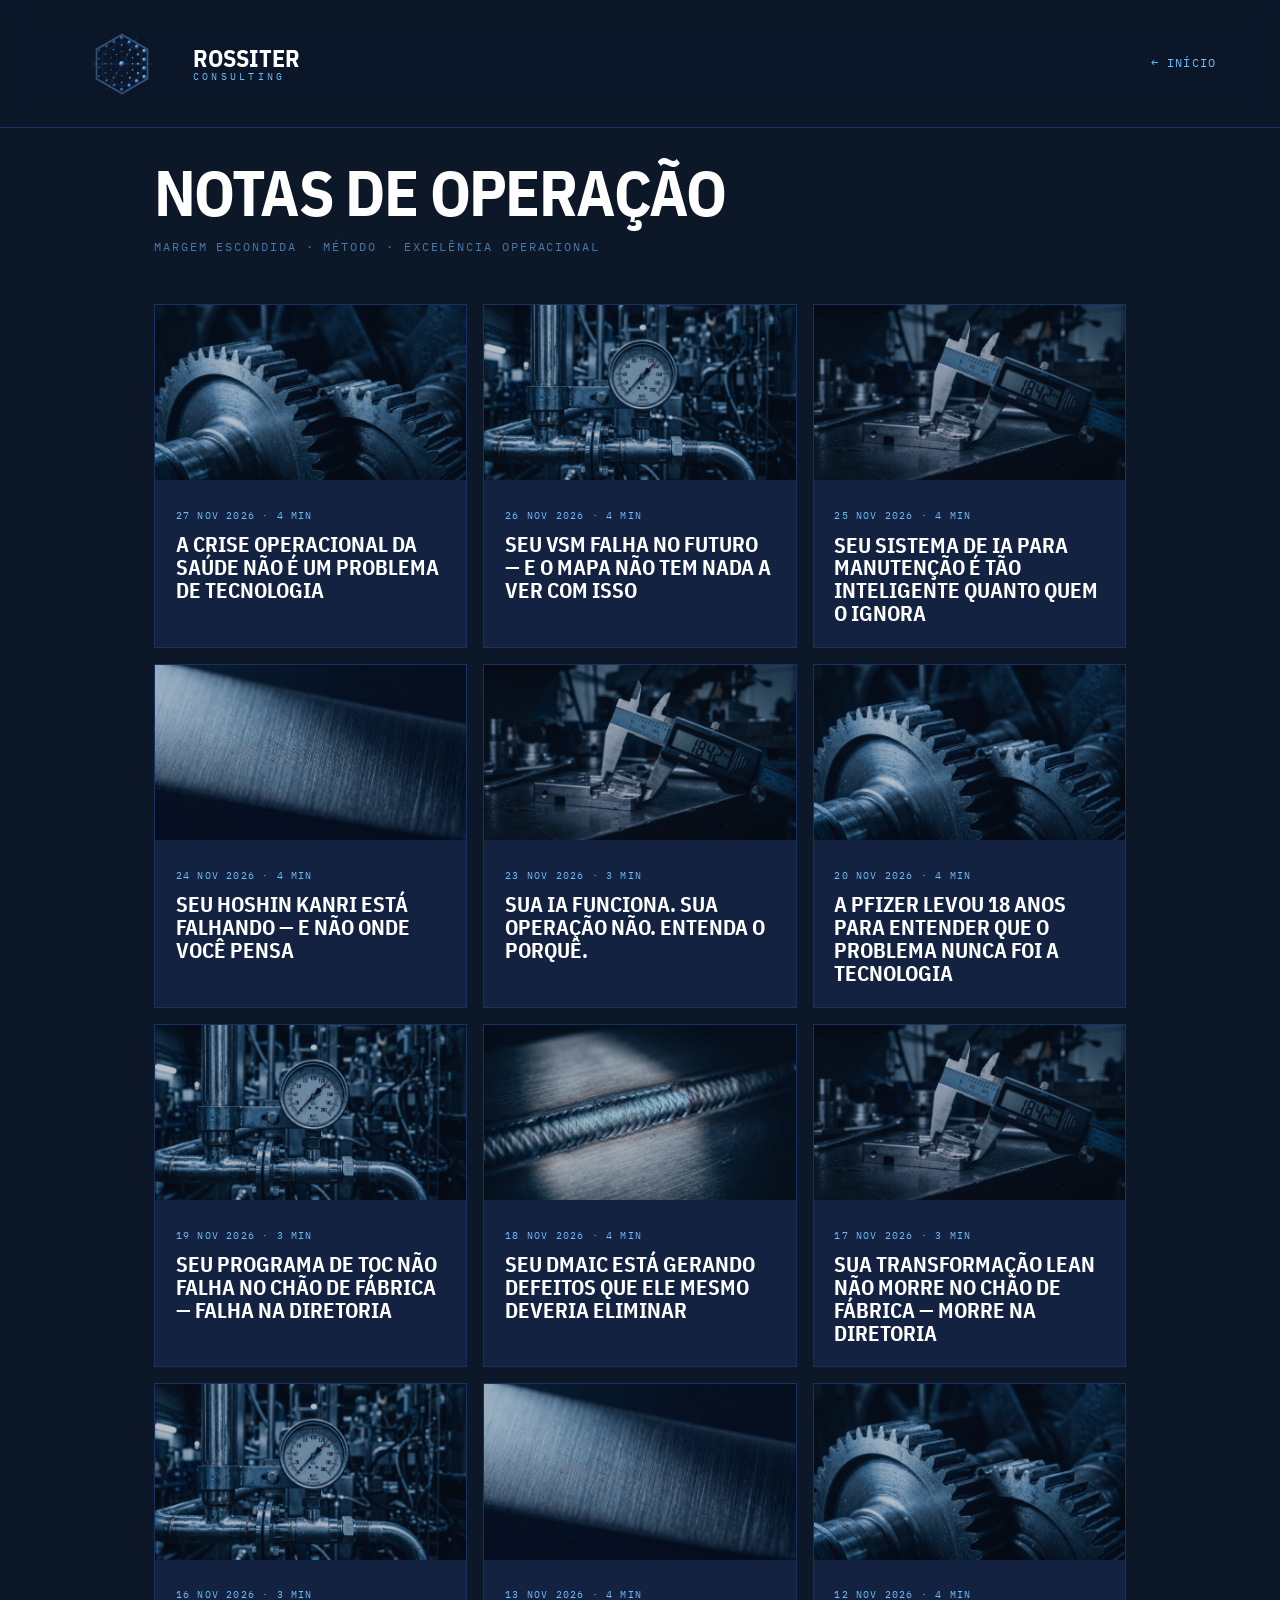
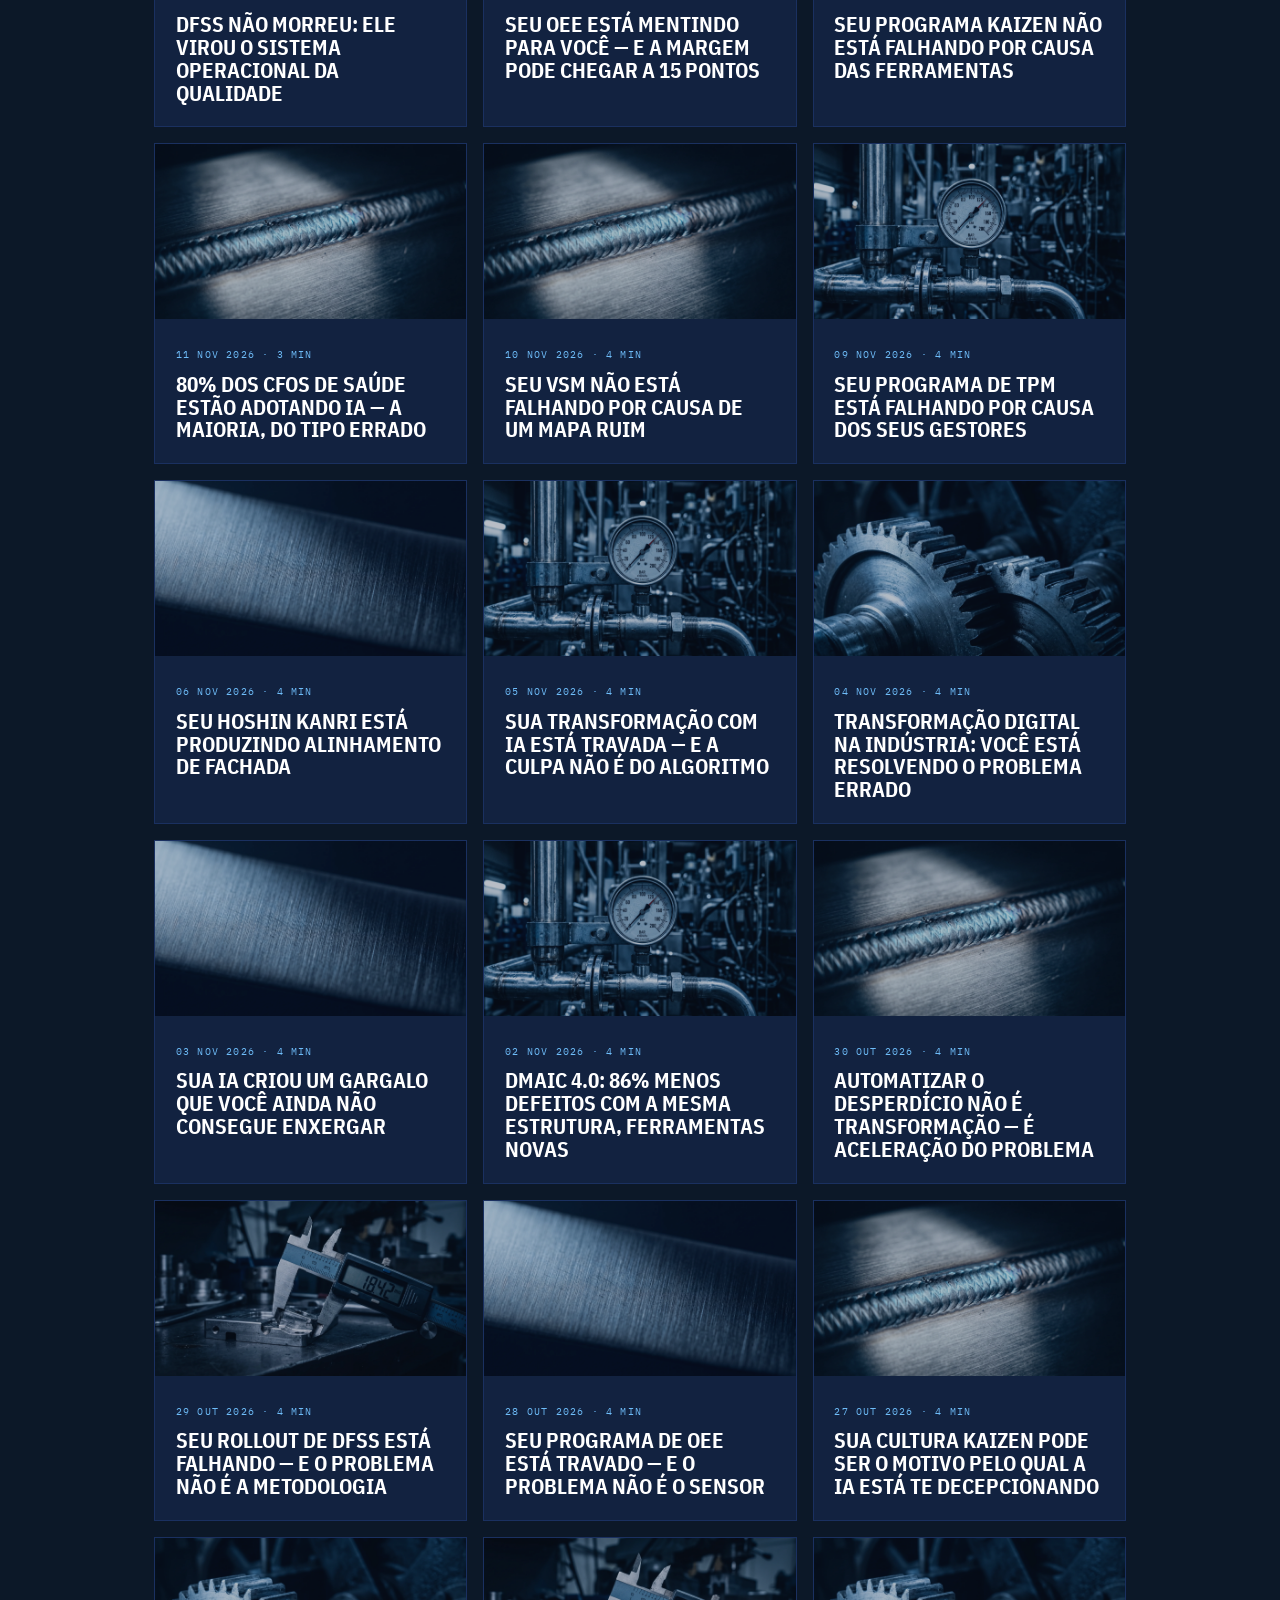
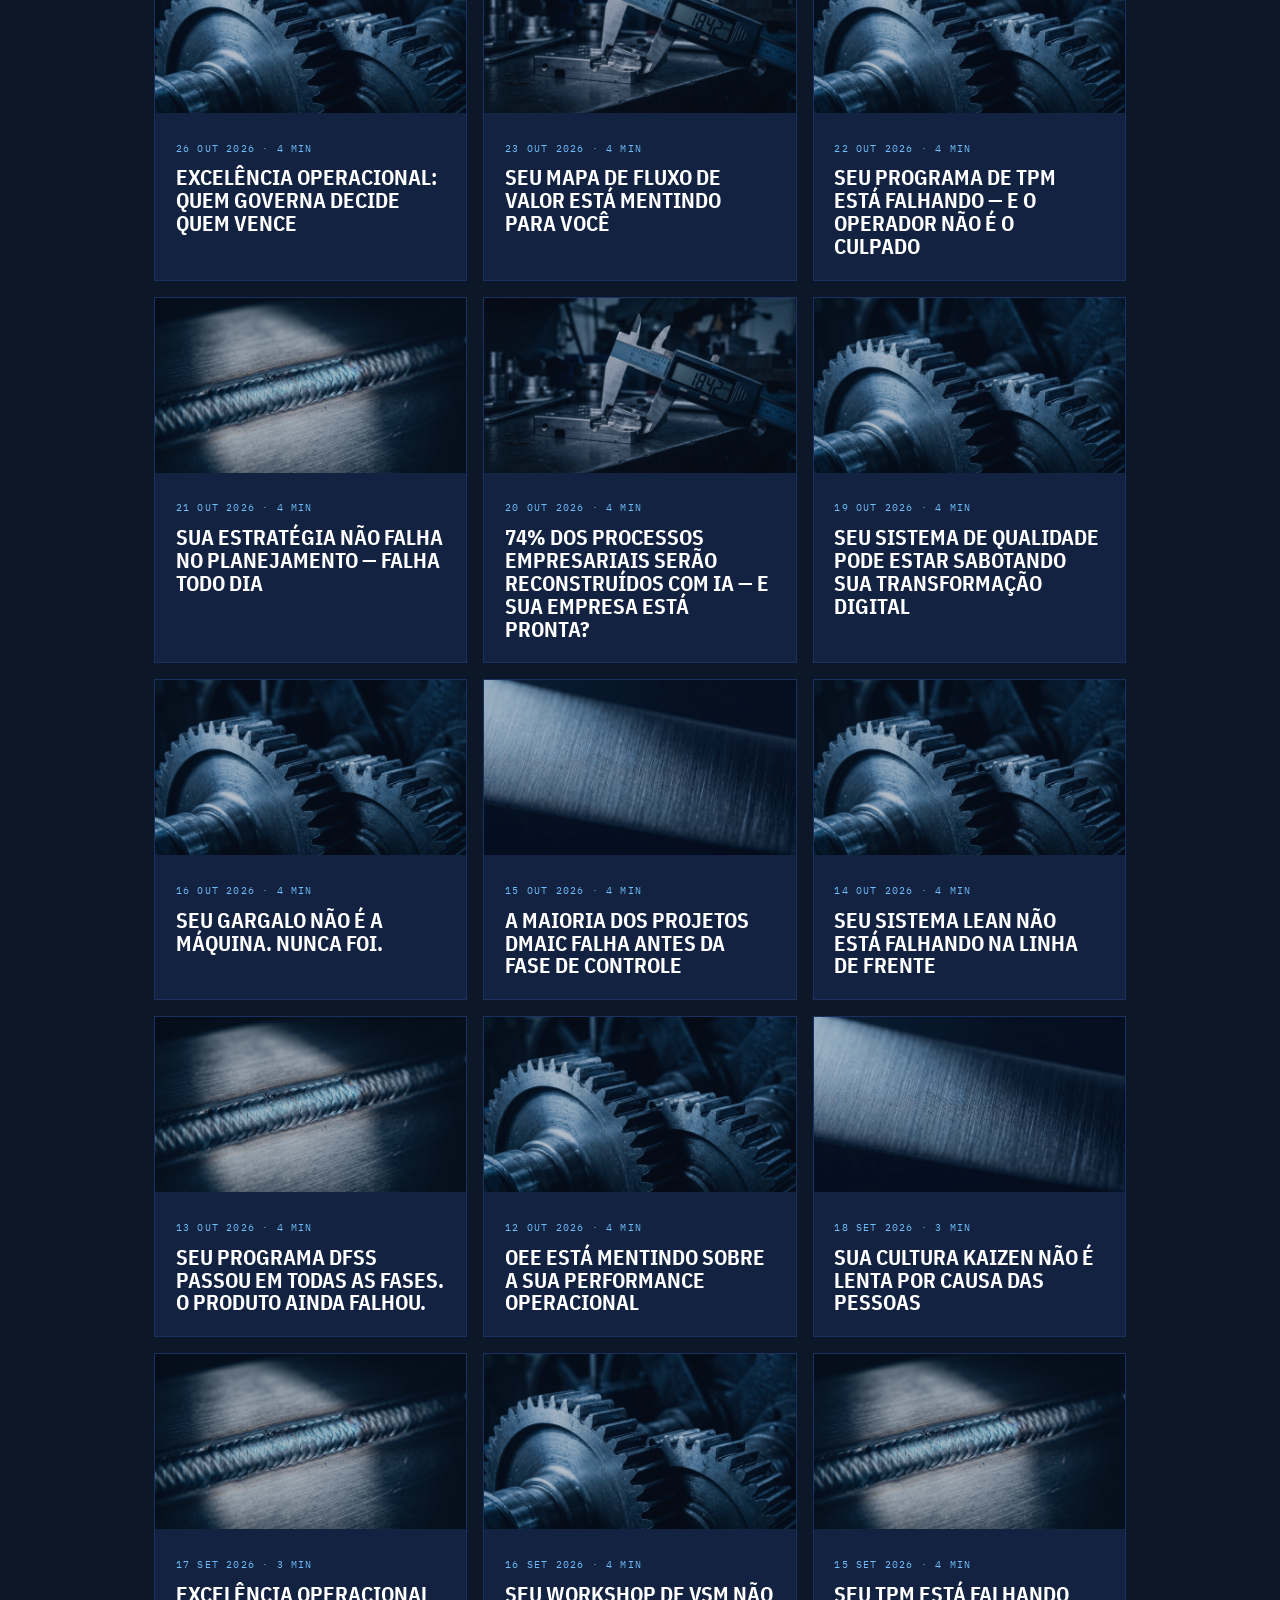
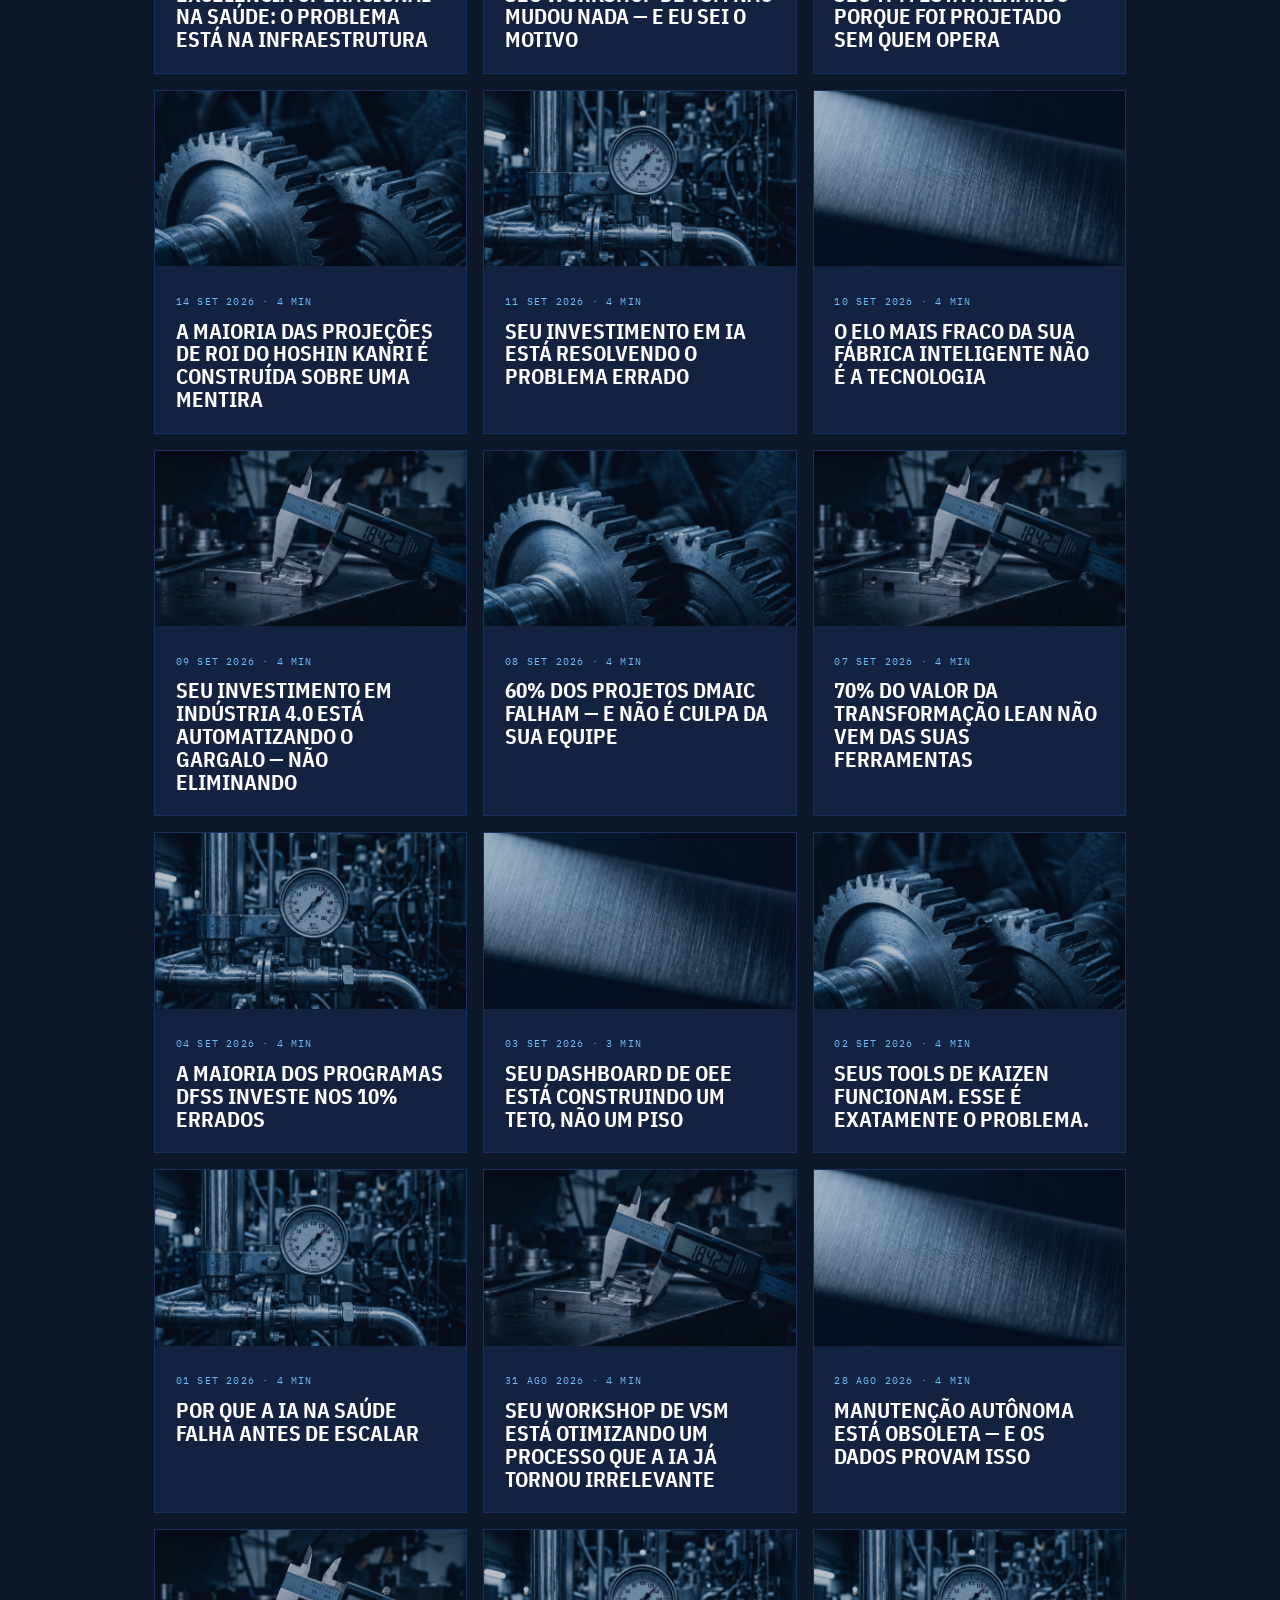
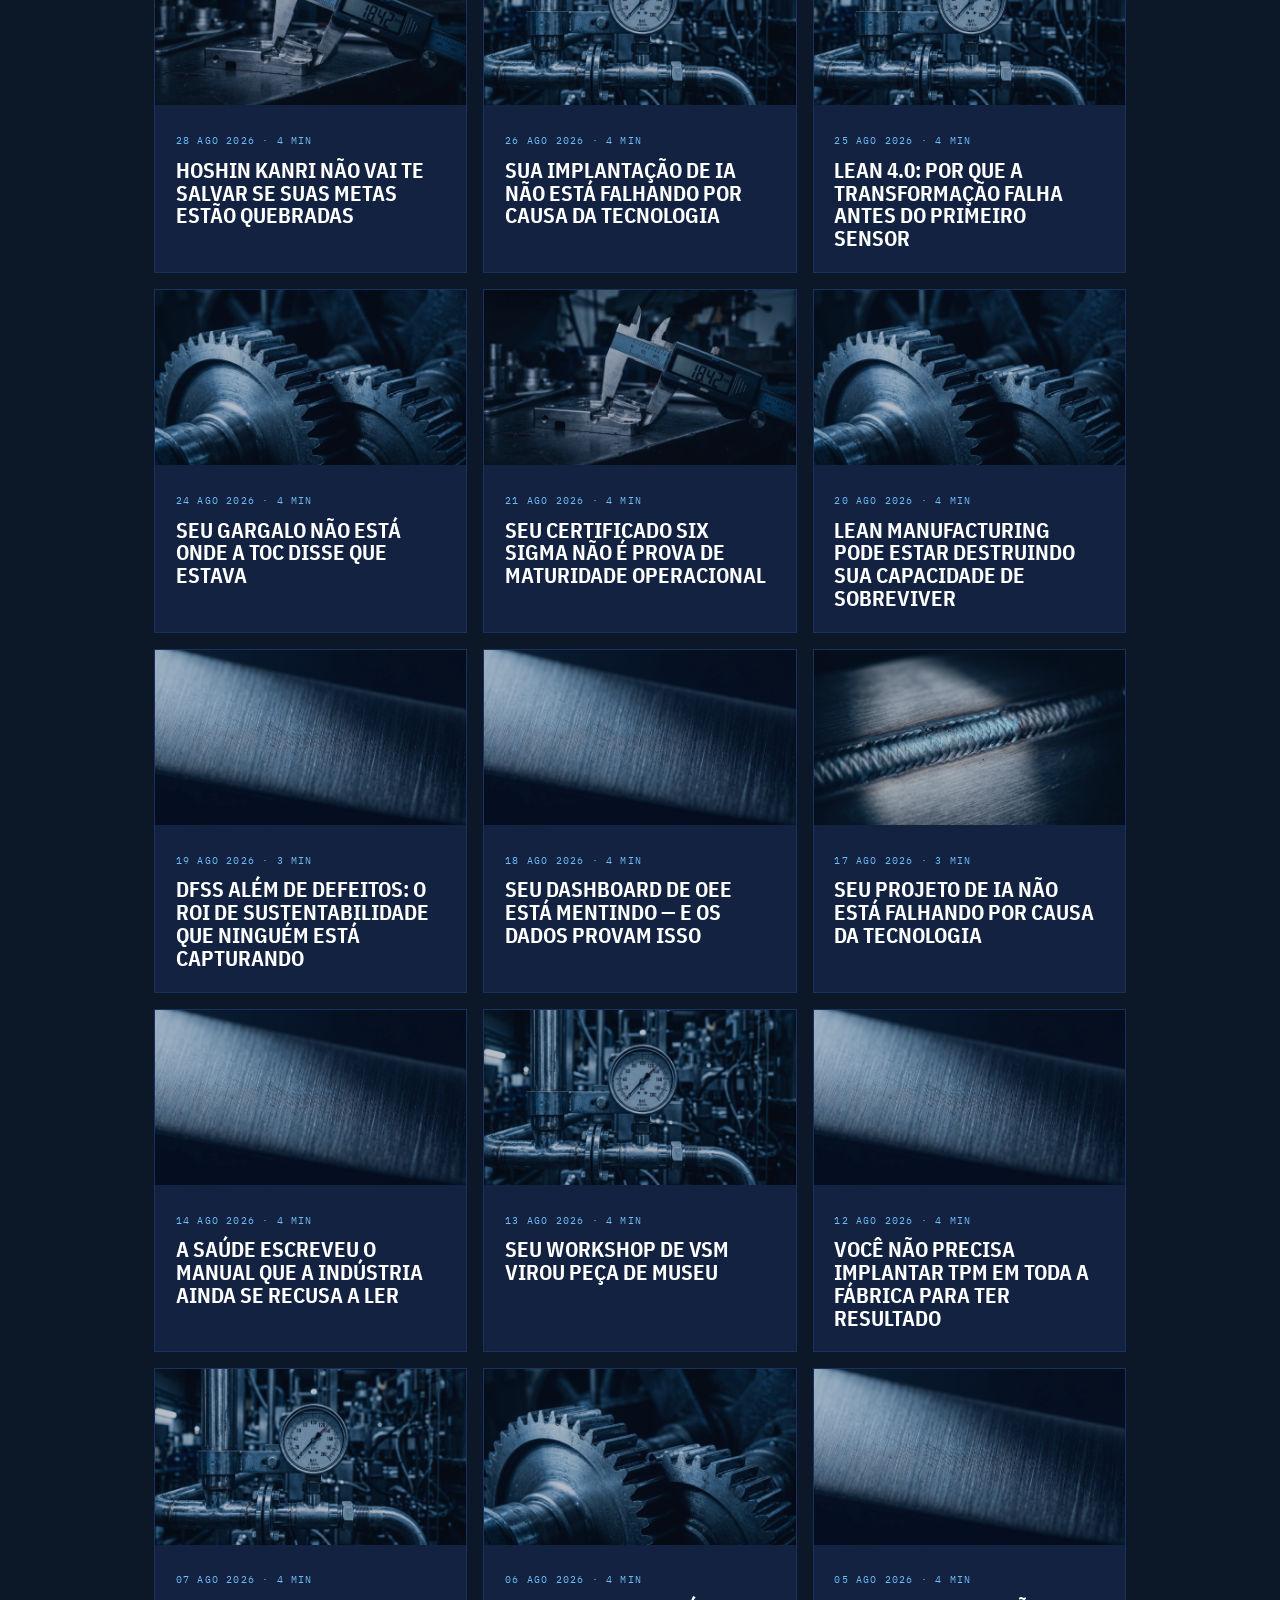
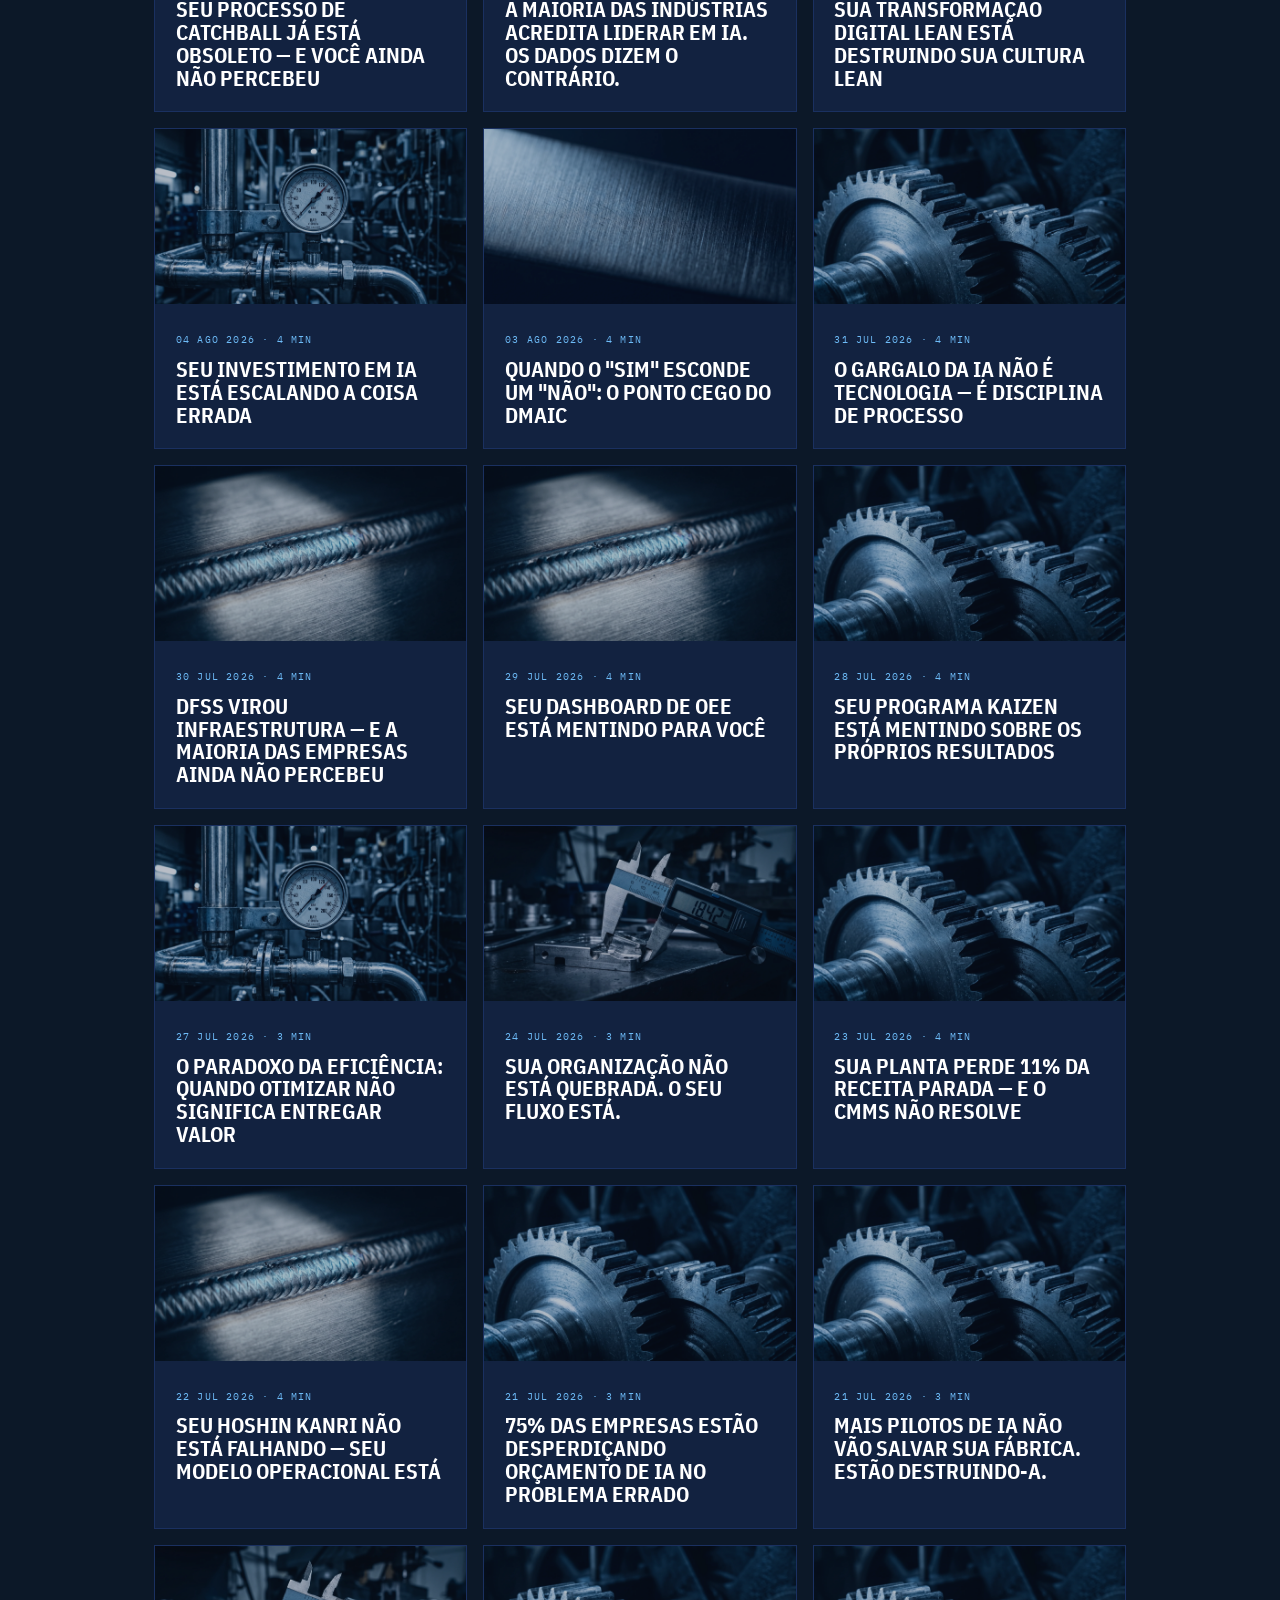
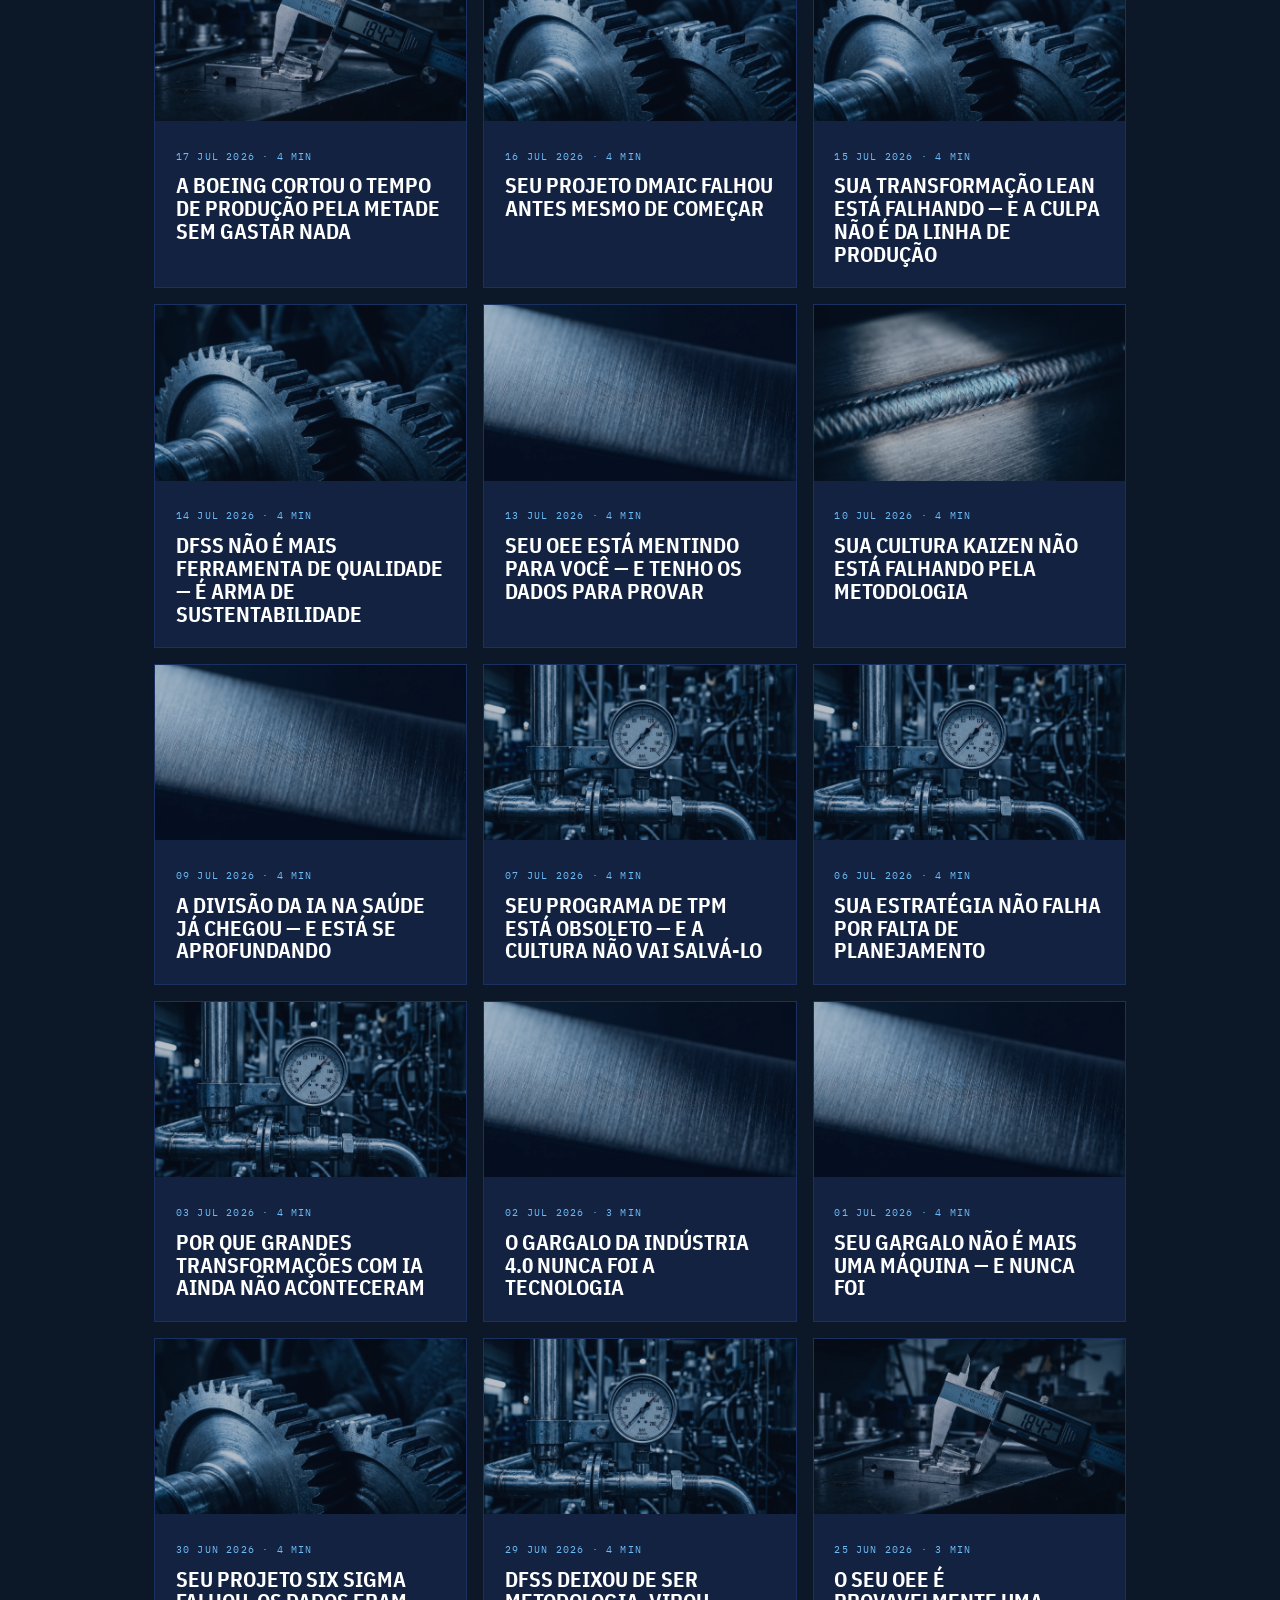
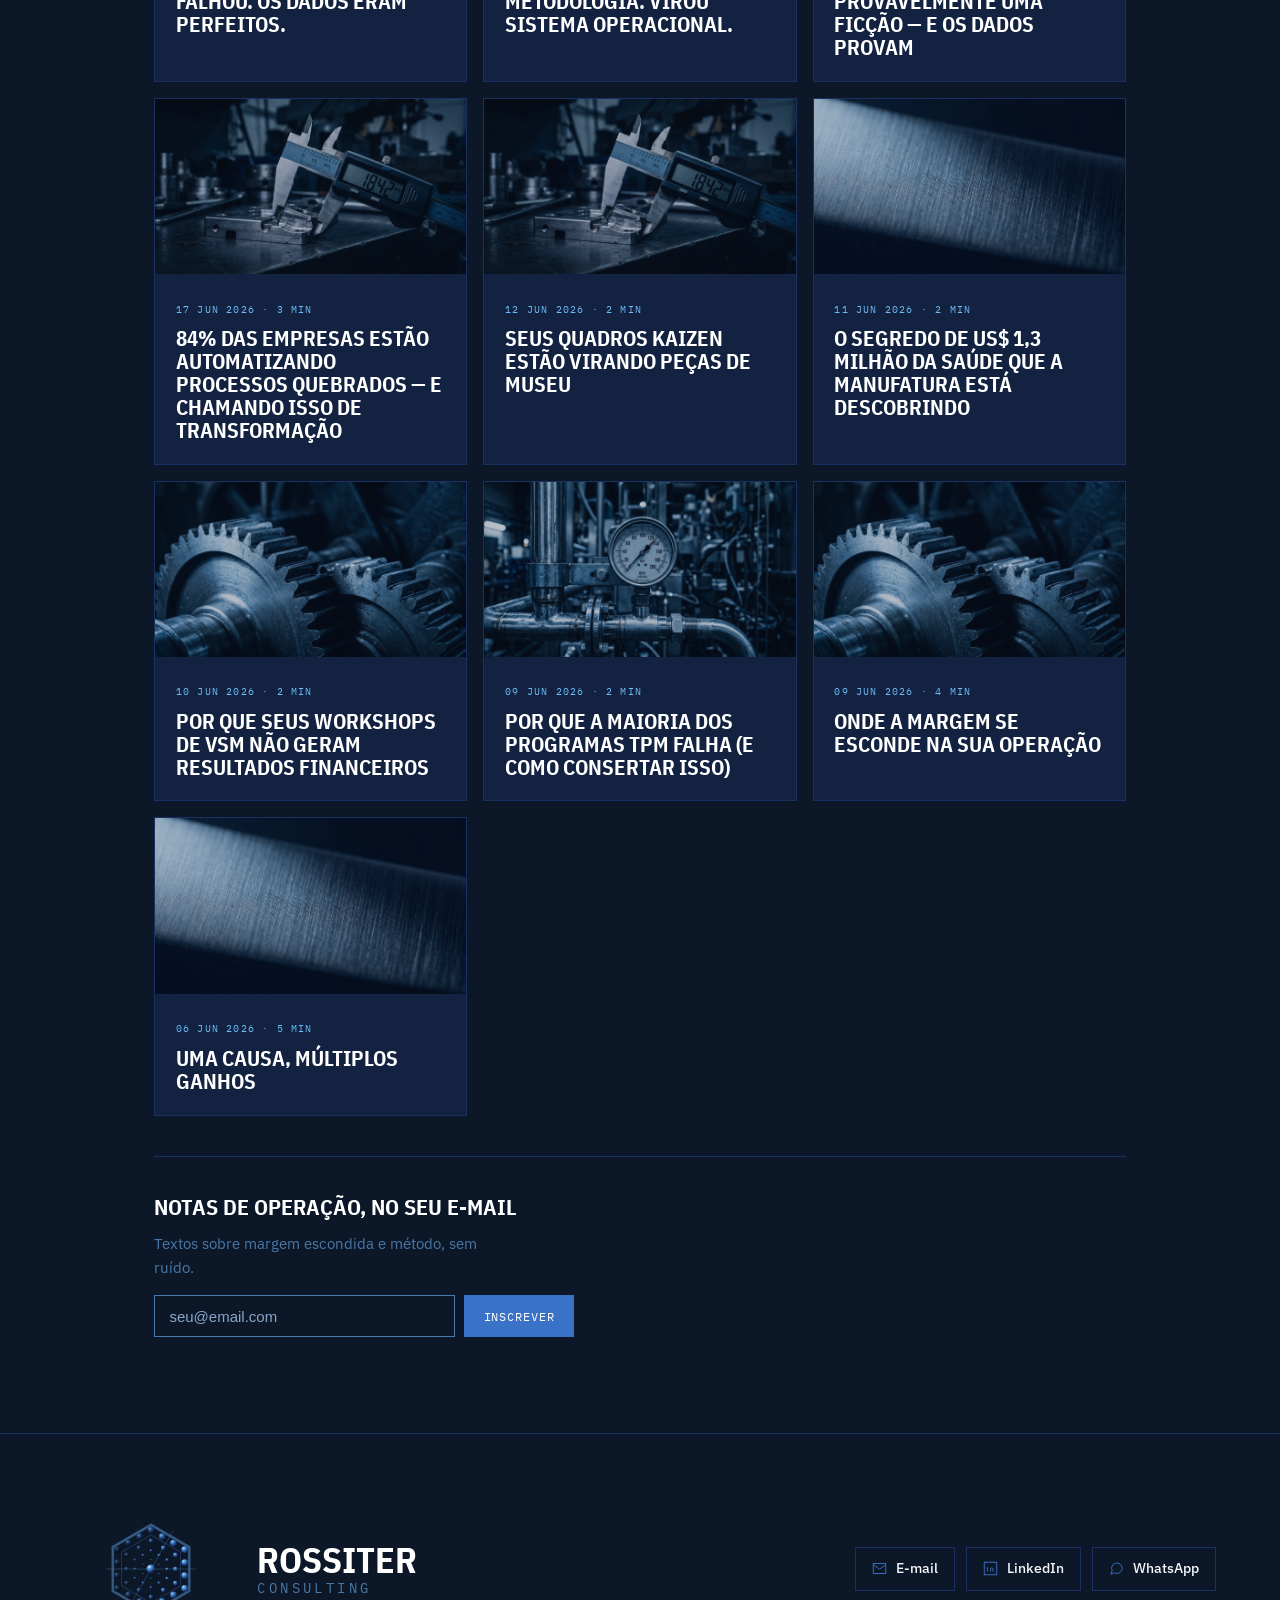
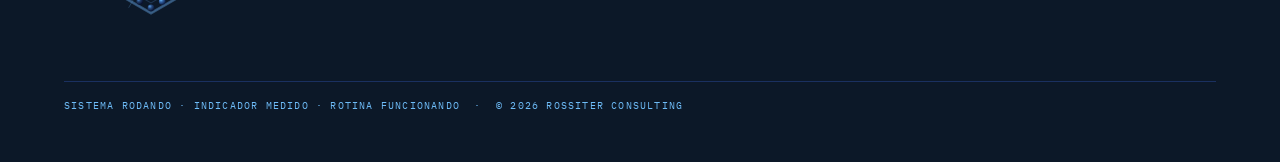
<file: blog/index.html>
<!DOCTYPE html>
<html lang="pt-BR">
<head>
<meta charset="UTF-8">
<meta name="viewport" content="width=device-width, initial-scale=1.0">
<title>Blog · Notas de operação · Rossiter Consulting</title>
<meta name="description" content="Notas de operação: textos sobre margem escondida, método e excelência operacional para a indústria PME. Por Eduardo Rossiter.">
<link rel="canonical" href="https://rossiter.de/blog/">
<meta property="og:type" content="website"><meta property="og:site_name" content="Rossiter Consulting">
<meta property="og:title" content="Blog · Notas de operação · Rossiter Consulting">
<meta property="og:description" content="Notas de operação: margem escondida, método e excelência operacional para a indústria PME.">
<meta property="og:url" content="https://rossiter.de/blog/"><meta property="og:image" content="https://rossiter.de/assets/og-cover.png"><meta property="og:locale" content="pt_BR">
<meta name="twitter:card" content="summary_large_image"><meta name="twitter:image" content="https://rossiter.de/assets/og-cover.png">
<script type="application/ld+json">
{"@context":"https://schema.org","@type":"Blog","name":"Notas de operação — Rossiter Consulting","url":"https://rossiter.de/blog/","inLanguage":"pt-BR","publisher":{"@type":"ProfessionalService","name":"Rossiter Consulting","url":"https://rossiter.de/"}}
</script>
<link rel="preconnect" href="https://fonts.googleapis.com"><link rel="preconnect" href="https://fonts.gstatic.com" crossorigin>
<link href="https://fonts.googleapis.com/css2?family=IBM+Plex+Sans:wght@400;500;600;700&family=IBM+Plex+Sans+Condensed:wght@600;700&family=IBM+Plex+Mono:wght@400;500&display=swap" rel="stylesheet">
<link rel="stylesheet" href="../assets/v3.css">
</head>
<body>
<nav class="blognav">
  <a href="../index.html#hero" class="nav__brand" aria-label="Rossiter Consulting"><img src="../assets/rossiter-mark.svg" class="brandmark" alt=""><span class="brandtext"><span class="nm">Rossiter</span><span class="ds">Consulting</span></span></a>
  <a class="home" href="../index.html">← Início</a>
</nav>
<main class="bloglist">
  <h1>Notas de operação</h1>
  <p class="sub">Margem escondida · método · excelência operacional</p>
  <div class="blog__grid" id="grid"></div>
  <div class="news">
    <h3>Notas de operação, no seu e-mail</h3>
    <p>Textos sobre margem escondida e método, sem ruído.</p>
    <form class="news__form" id="newsForm" aria-label="Newsletter">
      <input type="email" name="email" aria-label="E-mail para a newsletter" placeholder="seu@email.com" autocomplete="email" inputmode="email" required>
      <button type="submit" class="news__btn">Inscrever</button>
    </form>
  </div>
</main>
<footer class="footer">
  <div class="footer__top">
    <div class="footer__brand"><img src="../assets/rossiter-mark.svg" class="footmark" alt=""><div class="brandtext"><span class="nm">Rossiter</span><span class="ds">Consulting</span></div></div>
    <div class="footer__social">
      <a class="footer__btn" href="mailto:eduardo@rossiter.de"><svg viewBox="0 0 24 24" fill="none" stroke="currentColor" stroke-width="1.5"><rect x="2" y="4" width="20" height="16"/><path d="M2 6l10 7 10-7"/></svg>E-mail</a>
      <a class="footer__btn" href="https://linkedin.com/in/eduardorossiter" target="_blank" rel="noopener"><svg viewBox="0 0 24 24" fill="none" stroke="currentColor" stroke-width="1.5"><rect x="2" y="2" width="20" height="20"/><path d="M7 10v7M7 7v.01M12 17v-4c0-1.1.9-2 2-2s2 .9 2 2v4"/></svg>LinkedIn</a>
      <a class="footer__btn" href="https://wa.me/4917621110258" target="_blank" rel="noopener"><svg viewBox="0 0 24 24" fill="none" stroke="currentColor" stroke-width="1.5"><path d="M21 11.5a8.4 8.4 0 0 1-12.3 7.4L3 21l2.1-5.6A8.4 8.4 0 1 1 21 11.5z"/></svg>WhatsApp</a>
    </div>
  </div>
  <p class="footer__copy">Sistema rodando · Indicador medido · Rotina funcionando &nbsp;·&nbsp; © 2026 Rossiter Consulting</p>
</footer>
<script>
  function fmt(d){var m=['jan','fev','mar','abr','mai','jun','jul','ago','set','out','nov','dez'];var p=d.split('-');return p[2]+' '+m[+p[1]-1]+' '+p[0];}
  fetch('posts.json').then(function(r){return r.json();}).then(function(posts){
    document.getElementById('grid').innerHTML = posts.map(function(p){
      return '<a class="post" href="post.html?slug='+encodeURIComponent(p.slug)+'"><img src="'+p.image+'" alt=""><div class="post__b"><span class="dt">'+fmt(p.date)+' · '+p.readingTime+'</span><h3>'+p.title+'</h3></div></a>';
    }).join('');
  }).catch(function(){document.getElementById('grid').innerHTML='<p style="color:var(--steel)">Em breve.</p>';});
</script>
<script src="../assets/news.js"></script>
</body>
</html>
</file>
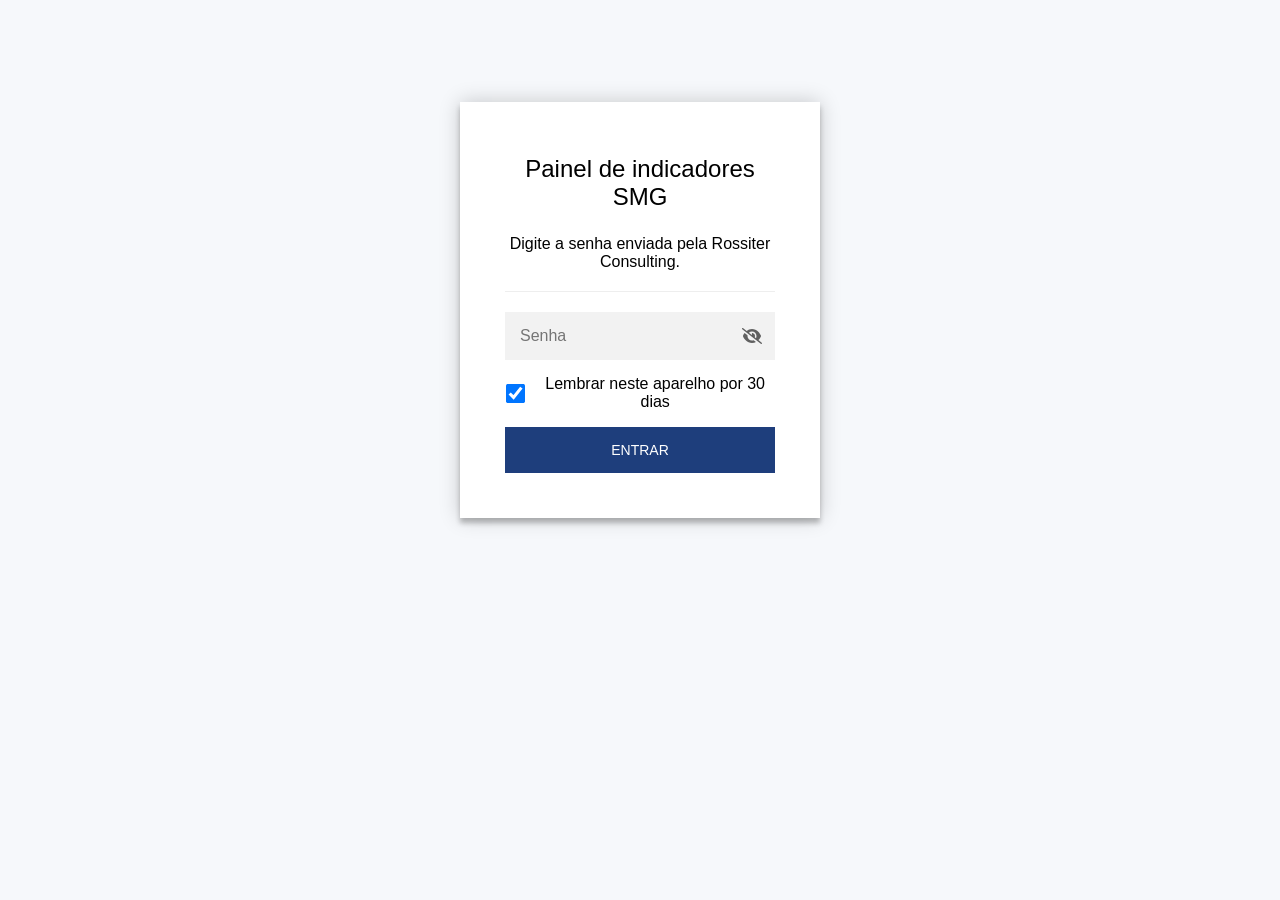
<file: painel-smg/index.html>
<!DOCTYPE html>
<html class="staticrypt-html">
    <head>
    <meta name="robots" content="noindex, nofollow" />
        <meta charset="utf-8" />
        <title>Painel de indicadores SMG</title>
        <meta name="viewport" content="width=device-width, initial-scale=1" />

        <!-- do not cache this page -->
        <meta http-equiv="cache-control" content="max-age=0" />
        <meta http-equiv="cache-control" content="no-cache" />
        <meta http-equiv="expires" content="0" />
        <meta http-equiv="expires" content="Tue, 01 Jan 1980 1:00:00 GMT" />
        <meta http-equiv="pragma" content="no-cache" />

        <style>
            .staticrypt-hr {
                margin-top: 20px;
                margin-bottom: 20px;
                border: 0;
                border-top: 1px solid #eee;
            }

            .staticrypt-page {
                width: 360px;
                padding: 8% 0 0;
                margin: auto;
                box-sizing: border-box;
            }

            .staticrypt-form {
                position: relative;
                z-index: 1;
                background: #ffffff;
                max-width: 360px;
                margin: 0 auto 100px;
                padding: 45px;
                text-align: center;
                box-shadow: 0 0 20px 0 rgba(0, 0, 0, 0.2), 0 5px 5px 0 rgba(0, 0, 0, 0.24);
            }

            .staticrypt-form input[type="password"],
            input[type="text"] {
                background: inherit;
                border: 0;
                box-sizing: border-box; /* This ensures padding is included in the total width */
                font-size: 14px;
                outline: 0;
                padding: 15px 30px 15px 15px; /* Adjust the padding to ensure there is space for the icon */
                width: 100%;
            }

            .staticrypt-password-container {
                position: relative;
                outline: 0;
                background: #f2f2f2;
                width: 100%;
                border: 0;
                margin: 0 0 15px;
                box-sizing: border-box;
            }

            .staticrypt-toggle-password-visibility {
                cursor: pointer;
                height: 20px;
                opacity: 60%;
                padding: 13px;
                position: absolute;
                right: 0;
                top: 50%;
                transform: translateY(-50%);
                width: 20px;
            }

            .staticrypt-form .staticrypt-decrypt-button {
                text-transform: uppercase;
                outline: 0;
                background: #1e3e7c;
                width: 100%;
                border: 0;
                padding: 15px;
                color: #ffffff;
                font-size: 14px;
                cursor: pointer;
            }

            .staticrypt-form .staticrypt-decrypt-button:hover,
            .staticrypt-form .staticrypt-decrypt-button:active,
            .staticrypt-form .staticrypt-decrypt-button:focus {
                background: #1e3e7c;
                filter: brightness(92%);
            }

            .staticrypt-html {
                height: 100%;
            }

            .staticrypt-body {
                height: 100%;
                margin: 0;
            }

            .staticrypt-content {
                height: 100%;
                margin-bottom: 1em;
                background: #f6f8fb;
                font-family: "Arial", sans-serif;
                -webkit-font-smoothing: antialiased;
                -moz-osx-font-smoothing: grayscale;
            }

            .staticrypt-instructions {
                margin-top: -1em;
                margin-bottom: 1em;
            }

            .staticrypt-title {
                font-size: 1.5em;
            }

            label.staticrypt-remember {
                display: flex;
                align-items: center;
                margin-bottom: 1em;
            }

            .staticrypt-remember input[type="checkbox"] {
                transform: scale(1.5);
                margin-right: 1em;
            }

            .hidden {
                display: none !important;
            }

            .staticrypt-spinner-container {
                height: 100%;
                display: flex;
                align-items: center;
                justify-content: center;
            }

            .staticrypt-spinner {
                display: inline-block;
                width: 2rem;
                height: 2rem;
                vertical-align: text-bottom;
                border: 0.25em solid gray;
                border-right-color: transparent;
                border-radius: 50%;
                -webkit-animation: spinner-border 0.75s linear infinite;
                animation: spinner-border 0.75s linear infinite;
                animation-duration: 0.75s;
                animation-timing-function: linear;
                animation-delay: 0s;
                animation-iteration-count: infinite;
                animation-direction: normal;
                animation-fill-mode: none;
                animation-play-state: running;
                animation-name: spinner-border;
            }

            @keyframes spinner-border {
                100% {
                    transform: rotate(360deg);
                }
            }

            @media screen and (-webkit-min-device-pixel-ratio: 0) {
                .staticrypt-form input[type="password"],
                input[type="text"] {
                    font-size: 16px;
                }
            }
        </style>
    </head>

    <body class="staticrypt-body">
        <div id="staticrypt_loading" class="staticrypt-spinner-container">
            <div class="staticrypt-spinner"></div>
        </div>

        <div id="staticrypt_content" class="staticrypt-content hidden">
            <div class="staticrypt-page">
                <div class="staticrypt-form">
                    <div class="staticrypt-instructions">
                        <p class="staticrypt-title">Painel de indicadores SMG</p>
                        <p>Digite a senha enviada pela Rossiter Consulting.</p>
                    </div>

                    <hr class="staticrypt-hr" />

                    <form id="staticrypt-form" action="#" method="post">
                        <div class="staticrypt-password-container">
                            <input
                                id="staticrypt-password"
                                type="password"
                                name="password"
                                placeholder="Senha"
                                autofocus
                            />

                            <img
                                class="staticrypt-toggle-password-visibility"
                                alt="Show password"
                                title="Show password"
                                src="[data-uri]"
                            />
                        </div>

                        <label id="staticrypt-remember-label" class="staticrypt-remember hidden">
                            <input id="staticrypt-remember" type="checkbox" name="remember" checked />
                            Lembrar neste aparelho por 30 dias
                        </label>

                        <input type="submit" class="staticrypt-decrypt-button" value="Entrar" />
                    </form>
                </div>
            </div>
        </div>

        <script>
            // these variables will be filled when generating the file - the template format is 'variable_name'
            const staticryptInitiator = ((function(){
  const exports = {};
  const cryptoEngine = ((function(){
  const exports = {};
  const { subtle } = crypto;

const IV_BITS = 16 * 8;
const HEX_BITS = 4;
const ENCRYPTION_ALGO = "AES-CBC";

/**
 * Translates between utf8 encoded hexadecimal strings
 * and Uint8Array bytes.
 */
const HexEncoder = {
    /**
     * hex string -> bytes
     * @param {string} hexString
     * @returns {Uint8Array}
     */
    parse: function (hexString) {
        if (hexString.length % 2 !== 0) throw "Invalid hexString";
        const arrayBuffer = new Uint8Array(hexString.length / 2);

        for (let i = 0; i < hexString.length; i += 2) {
            const byteValue = parseInt(hexString.substring(i, i + 2), 16);
            if (isNaN(byteValue)) {
                throw "Invalid hexString";
            }
            arrayBuffer[i / 2] = byteValue;
        }
        return arrayBuffer;
    },

    /**
     * bytes -> hex string
     * @param {Uint8Array} bytes
     * @returns {string}
     */
    stringify: function (bytes) {
        const hexBytes = [];

        for (let i = 0; i < bytes.length; ++i) {
            let byteString = bytes[i].toString(16);
            if (byteString.length < 2) {
                byteString = "0" + byteString;
            }
            hexBytes.push(byteString);
        }
        return hexBytes.join("");
    },
};

/**
 * Translates between utf8 strings and Uint8Array bytes.
 */
const UTF8Encoder = {
    parse: function (str) {
        return new TextEncoder().encode(str);
    },

    stringify: function (bytes) {
        return new TextDecoder().decode(bytes);
    },
};

/**
 * Salt and encrypt a msg with a password.
 */
async function encrypt(msg, hashedPassword) {
    // Must be 16 bytes, unpredictable, and preferably cryptographically random. However, it need not be secret.
    // https://developer.mozilla.org/en-US/docs/Web/API/SubtleCrypto/encrypt#parameters
    const iv = crypto.getRandomValues(new Uint8Array(IV_BITS / 8));

    const key = await subtle.importKey("raw", HexEncoder.parse(hashedPassword), ENCRYPTION_ALGO, false, ["encrypt"]);

    const encrypted = await subtle.encrypt(
        {
            name: ENCRYPTION_ALGO,
            iv: iv,
        },
        key,
        UTF8Encoder.parse(msg)
    );

    // iv will be 32 hex characters, we prepend it to the ciphertext for use in decryption
    return HexEncoder.stringify(iv) + HexEncoder.stringify(new Uint8Array(encrypted));
}
exports.encrypt = encrypt;

/**
 * Decrypt a salted msg using a password.
 *
 * @param {string} encryptedMsg
 * @param {string} hashedPassword
 * @returns {Promise<string>}
 */
async function decrypt(encryptedMsg, hashedPassword) {
    const ivLength = IV_BITS / HEX_BITS;
    const iv = HexEncoder.parse(encryptedMsg.substring(0, ivLength));
    const encrypted = encryptedMsg.substring(ivLength);

    const key = await subtle.importKey("raw", HexEncoder.parse(hashedPassword), ENCRYPTION_ALGO, false, ["decrypt"]);

    const outBuffer = await subtle.decrypt(
        {
            name: ENCRYPTION_ALGO,
            iv: iv,
        },
        key,
        HexEncoder.parse(encrypted)
    );

    return UTF8Encoder.stringify(new Uint8Array(outBuffer));
}
exports.decrypt = decrypt;

/**
 * Salt and hash the password so it can be stored in localStorage without opening a password reuse vulnerability.
 *
 * @param {string} password
 * @param {string} salt
 * @returns {Promise<string>}
 */
async function hashPassword(password, salt) {
    // we hash the password in multiple steps, each adding more iterations. This is because we used to allow less
    // iterations, so for backward compatibility reasons, we need to support going from that to more iterations.
    let hashedPassword = await hashLegacyRound(password, salt);

    hashedPassword = await hashSecondRound(hashedPassword, salt);

    return hashThirdRound(hashedPassword, salt);
}
exports.hashPassword = hashPassword;

/**
 * This hashes the password with 1k iterations. This is a low number, we need this function to support backwards
 * compatibility.
 *
 * @param {string} password
 * @param {string} salt
 * @returns {Promise<string>}
 */
function hashLegacyRound(password, salt) {
    return pbkdf2(password, salt, 1000, "SHA-1");
}
exports.hashLegacyRound = hashLegacyRound;

/**
 * Add a second round of iterations. This is because we used to use 1k, so for backwards compatibility with
 * remember-me/autodecrypt links, we need to support going from that to more iterations.
 *
 * @param hashedPassword
 * @param salt
 * @returns {Promise<string>}
 */
function hashSecondRound(hashedPassword, salt) {
    return pbkdf2(hashedPassword, salt, 14000, "SHA-256");
}
exports.hashSecondRound = hashSecondRound;

/**
 * Add a third round of iterations to bring total number to 600k. This is because we used to use 1k, then 15k, so for
 * backwards compatibility with remember-me/autodecrypt links, we need to support going from that to more iterations.
 *
 * @param hashedPassword
 * @param salt
 * @returns {Promise<string>}
 */
function hashThirdRound(hashedPassword, salt) {
    return pbkdf2(hashedPassword, salt, 585000, "SHA-256");
}
exports.hashThirdRound = hashThirdRound;

/**
 * Salt and hash the password so it can be stored in localStorage without opening a password reuse vulnerability.
 *
 * @param {string} password
 * @param {string} salt
 * @param {int} iterations
 * @param {string} hashAlgorithm
 * @returns {Promise<string>}
 */
async function pbkdf2(password, salt, iterations, hashAlgorithm) {
    const key = await subtle.importKey("raw", UTF8Encoder.parse(password), "PBKDF2", false, ["deriveBits"]);

    const keyBytes = await subtle.deriveBits(
        {
            name: "PBKDF2",
            hash: hashAlgorithm,
            iterations,
            salt: UTF8Encoder.parse(salt),
        },
        key,
        256
    );

    return HexEncoder.stringify(new Uint8Array(keyBytes));
}

function generateRandomSalt() {
    const bytes = crypto.getRandomValues(new Uint8Array(128 / 8));

    return HexEncoder.stringify(new Uint8Array(bytes));
}
exports.generateRandomSalt = generateRandomSalt;

async function signMessage(hashedPassword, message) {
    const key = await subtle.importKey(
        "raw",
        HexEncoder.parse(hashedPassword),
        {
            name: "HMAC",
            hash: "SHA-256",
        },
        false,
        ["sign"]
    );
    const signature = await subtle.sign("HMAC", key, UTF8Encoder.parse(message));

    return HexEncoder.stringify(new Uint8Array(signature));
}
exports.signMessage = signMessage;

function getRandomAlphanum() {
    const possibleCharacters = "abcdefghijklmnopqrstuvwxyzABCDEFGHIJKLMNOPQRSTUVWXYZ0123456789";

    let byteArray;
    let parsedInt;

    // Keep generating new random bytes until we get a value that falls
    // within a range that can be evenly divided by possibleCharacters.length
    do {
        byteArray = crypto.getRandomValues(new Uint8Array(1));
        // extract the lowest byte to get an int from 0 to 255 (probably unnecessary, since we're only generating 1 byte)
        parsedInt = byteArray[0] & 0xff;
    } while (parsedInt >= 256 - (256 % possibleCharacters.length));

    // Take the modulo of the parsed integer to get a random number between 0 and totalLength - 1
    const randomIndex = parsedInt % possibleCharacters.length;

    return possibleCharacters[randomIndex];
}

/**
 * Generate a random string of a given length.
 *
 * @param {int} length
 * @returns {string}
 */
function generateRandomString(length) {
    let randomString = "";

    for (let i = 0; i < length; i++) {
        randomString += getRandomAlphanum();
    }

    return randomString;
}
exports.generateRandomString = generateRandomString;

  return exports;
})());
const codec = ((function(){
  const exports = {};
  /**
 * Initialize the codec with the provided cryptoEngine - this return functions to encode and decode messages.
 *
 * @param cryptoEngine - the engine to use for encryption / decryption
 */
function init(cryptoEngine) {
    const exports = {};

    /**
     * Top-level function for encoding a message.
     * Includes password hashing, encryption, and signing.
     *
     * @param {string} msg
     * @param {string} password
     * @param {string} salt
     *
     * @returns {string} The encoded text
     */
    async function encode(msg, password, salt) {
        const hashedPassword = await cryptoEngine.hashPassword(password, salt);

        const encrypted = await cryptoEngine.encrypt(msg, hashedPassword);

        // we use the hashed password in the HMAC because this is effectively what will be used a password (so we can store
        // it in localStorage safely, we don't use the clear text password)
        const hmac = await cryptoEngine.signMessage(hashedPassword, encrypted);

        return hmac + encrypted;
    }
    exports.encode = encode;

    /**
     * Encode using a password that has already been hashed. This is useful to encode multiple messages in a row, that way
     * we don't need to hash the password multiple times.
     *
     * @param {string} msg
     * @param {string} hashedPassword
     *
     * @returns {string} The encoded text
     */
    async function encodeWithHashedPassword(msg, hashedPassword) {
        const encrypted = await cryptoEngine.encrypt(msg, hashedPassword);

        // we use the hashed password in the HMAC because this is effectively what will be used a password (so we can store
        // it in localStorage safely, we don't use the clear text password)
        const hmac = await cryptoEngine.signMessage(hashedPassword, encrypted);

        return hmac + encrypted;
    }
    exports.encodeWithHashedPassword = encodeWithHashedPassword;

    /**
     * Top-level function for decoding a message.
     * Includes signature check and decryption.
     *
     * @param {string} signedMsg
     * @param {string} hashedPassword
     * @param {string} salt
     * @param {int} backwardCompatibleAttempt
     * @param {string} originalPassword
     *
     * @returns {Object} {success: true, decoded: string} | {success: false, message: string}
     */
    async function decode(signedMsg, hashedPassword, salt, backwardCompatibleAttempt = 0, originalPassword = "") {
        const encryptedHMAC = signedMsg.substring(0, 64);
        const encryptedMsg = signedMsg.substring(64);
        const decryptedHMAC = await cryptoEngine.signMessage(hashedPassword, encryptedMsg);

        if (decryptedHMAC !== encryptedHMAC) {
            // we have been raising the number of iterations in the hashing algorithm multiple times, so to support the old
            // remember-me/autodecrypt links we need to try bringing the old hashes up to speed.
            originalPassword = originalPassword || hashedPassword;
            if (backwardCompatibleAttempt === 0) {
                const updatedHashedPassword = await cryptoEngine.hashThirdRound(originalPassword, salt);

                return decode(signedMsg, updatedHashedPassword, salt, backwardCompatibleAttempt + 1, originalPassword);
            }
            if (backwardCompatibleAttempt === 1) {
                let updatedHashedPassword = await cryptoEngine.hashSecondRound(originalPassword, salt);
                updatedHashedPassword = await cryptoEngine.hashThirdRound(updatedHashedPassword, salt);

                return decode(signedMsg, updatedHashedPassword, salt, backwardCompatibleAttempt + 1, originalPassword);
            }

            return { success: false, message: "Signature mismatch" };
        }

        return {
            success: true,
            decoded: await cryptoEngine.decrypt(encryptedMsg, hashedPassword),
        };
    }
    exports.decode = decode;

    return exports;
}
exports.init = init;

  return exports;
})());
const decode = codec.init(cryptoEngine).decode;

/**
 * Initialize the staticrypt module, that exposes functions callbable by the password_template.
 *
 * @param {{
 *  staticryptEncryptedMsgUniqueVariableName: string,
 *  isRememberEnabled: boolean,
 *  rememberDurationInDays: number,
 *  staticryptSaltUniqueVariableName: string,
 * }} staticryptConfig - object of data that is stored on the password_template at encryption time.
 *
 * @param {{
 *  rememberExpirationKey: string,
 *  rememberPassphraseKey: string,
 *  replaceHtmlCallback: function,
 *  clearLocalStorageCallback: function,
 * }} templateConfig - object of data that can be configured by a custom password_template.
 */
function init(staticryptConfig, templateConfig) {
    const exports = {};

    /**
     * Decrypt our encrypted page, replace the whole HTML.
     *
     * @param {string} hashedPassword
     * @returns {Promise<boolean>}
     */
    async function decryptAndReplaceHtml(hashedPassword) {
        const { staticryptEncryptedMsgUniqueVariableName, staticryptSaltUniqueVariableName } = staticryptConfig;
        const { replaceHtmlCallback } = templateConfig;

        const result = await decode(
            staticryptEncryptedMsgUniqueVariableName,
            hashedPassword,
            staticryptSaltUniqueVariableName
        );
        if (!result.success) {
            return false;
        }
        const plainHTML = result.decoded;

        // if the user configured a callback call it, otherwise just replace the whole HTML
        if (typeof replaceHtmlCallback === "function") {
            replaceHtmlCallback(plainHTML);
        } else {
            document.write(plainHTML);
            document.close();
        }

        return true;
    }

    /**
     * Attempt to decrypt the page and replace the whole HTML.
     *
     * @param {string} password
     * @param {boolean} isRememberChecked
     *
     * @returns {Promise<{isSuccessful: boolean, hashedPassword?: string}>} - we return an object, so that if we want to
     *   expose more information in the future we can do it without breaking the password_template
     */
    async function handleDecryptionOfPage(password, isRememberChecked) {
        const { staticryptSaltUniqueVariableName } = staticryptConfig;

        // decrypt and replace the whole page
        const hashedPassword = await cryptoEngine.hashPassword(password, staticryptSaltUniqueVariableName);
        return handleDecryptionOfPageFromHash(hashedPassword, isRememberChecked);
    }
    exports.handleDecryptionOfPage = handleDecryptionOfPage;

    async function handleDecryptionOfPageFromHash(hashedPassword, isRememberChecked) {
        const { isRememberEnabled, rememberDurationInDays } = staticryptConfig;
        const { rememberExpirationKey, rememberPassphraseKey } = templateConfig;

        const isDecryptionSuccessful = await decryptAndReplaceHtml(hashedPassword);

        if (!isDecryptionSuccessful) {
            return {
                isSuccessful: false,
                hashedPassword,
            };
        }

        // remember the hashedPassword and set its expiration if necessary
        if (isRememberEnabled && isRememberChecked) {
            window.localStorage.setItem(rememberPassphraseKey, hashedPassword);

            // set the expiration if the duration isn't 0 (meaning no expiration)
            if (rememberDurationInDays > 0) {
                window.localStorage.setItem(
                    rememberExpirationKey,
                    (new Date().getTime() + rememberDurationInDays * 24 * 60 * 60 * 1000).toString()
                );
            }
        }

        return {
            isSuccessful: true,
            hashedPassword,
        };
    }
    exports.handleDecryptionOfPageFromHash = handleDecryptionOfPageFromHash;

    /**
     * Clear localstorage from staticrypt related values
     */
    function clearLocalStorage() {
        const { clearLocalStorageCallback, rememberExpirationKey, rememberPassphraseKey } = templateConfig;

        if (typeof clearLocalStorageCallback === "function") {
            clearLocalStorageCallback();
        } else {
            localStorage.removeItem(rememberPassphraseKey);
            localStorage.removeItem(rememberExpirationKey);
        }
    }

    async function handleDecryptOnLoad() {
        let isSuccessful = await decryptOnLoadFromUrl();

        if (!isSuccessful) {
            isSuccessful = await decryptOnLoadFromRememberMe();
        }

        return { isSuccessful };
    }
    exports.handleDecryptOnLoad = handleDecryptOnLoad;

    /**
     * Clear storage if we are logging out
     *
     * @returns {boolean} - whether we logged out
     */
    function logoutIfNeeded() {
        const logoutKey = "staticrypt_logout";

        // handle logout through query param
        const queryParams = new URLSearchParams(window.location.search);
        if (queryParams.has(logoutKey)) {
            clearLocalStorage();
            return true;
        }

        // handle logout through URL fragment
        const hash = window.location.hash.substring(1);
        if (hash.includes(logoutKey)) {
            clearLocalStorage();
            return true;
        }

        return false;
    }

    /**
     * To be called on load: check if we want to try to decrypt and replace the HTML with the decrypted content, and
     * try to do it if needed.
     *
     * @returns {Promise<boolean>} true if we derypted and replaced the whole page, false otherwise
     */
    async function decryptOnLoadFromRememberMe() {
        const { rememberDurationInDays } = staticryptConfig;
        const { rememberExpirationKey, rememberPassphraseKey } = templateConfig;

        // if we are login out, terminate
        if (logoutIfNeeded()) {
            return false;
        }

        // if there is expiration configured, check if we're not beyond the expiration
        if (rememberDurationInDays && rememberDurationInDays > 0) {
            const expiration = localStorage.getItem(rememberExpirationKey),
                isExpired = expiration && new Date().getTime() > parseInt(expiration);

            if (isExpired) {
                clearLocalStorage();
                return false;
            }
        }

        const hashedPassword = localStorage.getItem(rememberPassphraseKey);

        if (hashedPassword) {
            // try to decrypt
            const isDecryptionSuccessful = await decryptAndReplaceHtml(hashedPassword);

            // if the decryption is unsuccessful the password might be wrong - silently clear the saved data and let
            // the user fill the password form again
            if (!isDecryptionSuccessful) {
                clearLocalStorage();
                return false;
            }

            return true;
        }

        return false;
    }

    async function decryptOnLoadFromUrl() {
        const passwordKey = "staticrypt_pwd";
        const rememberMeKey = "remember_me";

        // try to get the password from the query param (for backward compatibility - we now want to avoid this method,
        // since it sends the hashed password to the server which isn't needed)
        const queryParams = new URLSearchParams(window.location.search);
        const hashedPasswordQuery = queryParams.get(passwordKey);
        const rememberMeQuery = queryParams.get(rememberMeKey);

        const urlFragment = window.location.hash.substring(1);
        // get the password from the url fragment
        const hashedPasswordRegexMatch = urlFragment.match(new RegExp(passwordKey + "=([^&]*)"));
        const hashedPasswordFragment = hashedPasswordRegexMatch ? hashedPasswordRegexMatch[1] : null;
        const rememberMeFragment = urlFragment.includes(rememberMeKey);

        const hashedPassword = hashedPasswordFragment || hashedPasswordQuery;
        const rememberMe = rememberMeFragment || rememberMeQuery;

        if (hashedPassword) {
            return handleDecryptionOfPageFromHash(hashedPassword, rememberMe);
        }

        return false;
    }

    return exports;
}
exports.init = init;

  return exports;
})());
            const templateError = "Senha incorreta",
                templateToggleAltShow = "Show password",
                templateToggleAltHide = "Hide password",
                isRememberEnabled = true,
                staticryptConfig = {"staticryptEncryptedMsgUniqueVariableName":"[base64]","isRememberEnabled":true,"rememberDurationInDays":30,"staticryptSaltUniqueVariableName":"13de042e8623e1a6057ae6e1c9679b93"};

            // you can edit these values to customize some of the behavior of StatiCrypt
            const templateConfig = {
                rememberExpirationKey: "staticrypt_expiration",
                rememberPassphraseKey: "staticrypt_passphrase",
                replaceHtmlCallback: null,
                clearLocalStorageCallback: null,
            };

            // init the staticrypt engine
            const staticrypt = staticryptInitiator.init(staticryptConfig, templateConfig);

            // try to automatically decrypt on load if there is a saved password
            window.onload = async function () {
                const { isSuccessful } = await staticrypt.handleDecryptOnLoad();

                // if we didn't decrypt anything on load, show the password prompt. Otherwise the content has already been
                // replaced, no need to do anything
                if (!isSuccessful) {
                    // hide loading screen
                    document.getElementById("staticrypt_loading").classList.add("hidden");
                    document.getElementById("staticrypt_content").classList.remove("hidden");
                    document.getElementById("staticrypt-password").focus();

                    // show the remember me checkbox
                    if (isRememberEnabled) {
                        document.getElementById("staticrypt-remember-label").classList.remove("hidden");
                    }
                }
            };

            // toggle password visibility
            const toggleIcon = document.querySelector(".staticrypt-toggle-password-visibility");
            // these two icons are coming from FontAwesome
            const imgSrcEyeClosed =
                "[data-uri]";
            const imgSrcEyeOpened =
                "[data-uri]";
            toggleIcon.addEventListener("click", function () {
                const passwordInput = document.getElementById("staticrypt-password");
                if (passwordInput.type === "password") {
                    passwordInput.type = "text";
                    toggleIcon.src = imgSrcEyeOpened;
                    toggleIcon.alt = templateToggleAltHide;
                    toggleIcon.title = templateToggleAltHide;
                } else {
                    passwordInput.type = "password";
                    toggleIcon.src = imgSrcEyeClosed;
                    toggleIcon.alt = templateToggleAltShow;
                    toggleIcon.title = templateToggleAltShow;
                }
            });

            // handle password form submission
            document.getElementById("staticrypt-form").addEventListener("submit", async function (e) {
                e.preventDefault();

                const password = document.getElementById("staticrypt-password").value,
                    isRememberChecked = document.getElementById("staticrypt-remember").checked;

                const { isSuccessful } = await staticrypt.handleDecryptionOfPage(password, isRememberChecked);

                if (!isSuccessful) {
                    alert(templateError);
                }
            });
        </script>
    </body>
</html>
</file>
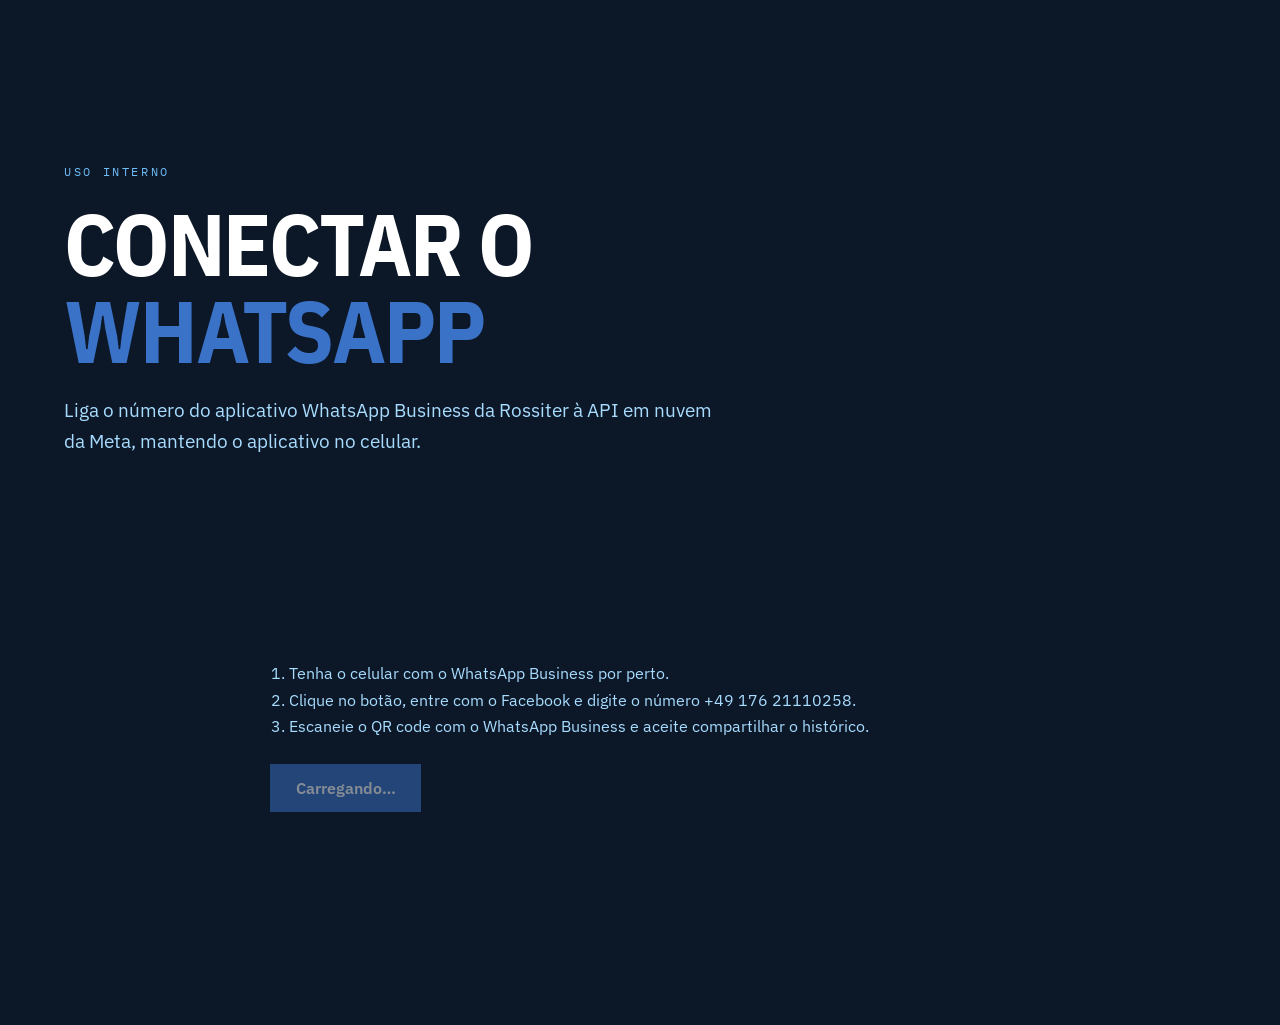
<file: coexistencia.html>
<!DOCTYPE html>
<html lang="pt-BR">
<head>
<meta charset="UTF-8">
<meta name="viewport" content="width=device-width, initial-scale=1.0">
<title>Conectar WhatsApp · Rossiter Consulting</title>
<meta name="robots" content="noindex,nofollow">
<link rel="preconnect" href="https://fonts.googleapis.com"><link rel="preconnect" href="https://fonts.gstatic.com" crossorigin>
<link href="https://fonts.googleapis.com/css2?family=IBM+Plex+Sans:wght@400;500;600;700&family=IBM+Plex+Sans+Condensed:wght@600;700&family=IBM+Plex+Mono:wght@400;500&display=swap" rel="stylesheet">
<link rel="stylesheet" href="assets/v3.css">
<style>
.subhero--legal{min-height:auto;padding-top:clamp(8rem,18vh,12rem)}
.es p,.es li{color:var(--ice);line-height:1.65}
.es ol{padding-left:1.2rem;margin:0 0 1.5rem}
.es__btn{display:inline-block;background:var(--signal);color:#fff;border:0;padding:.9rem 1.6rem;font:600 1rem var(--sans,'IBM Plex Sans',sans-serif);cursor:pointer}
.es__btn[disabled]{opacity:.5;cursor:default}
.es__log{font-family:var(--mono);font-size:.85rem;color:var(--sky);white-space:pre-wrap;margin-top:1.5rem;min-height:3rem}
</style>
</head>
<body>
<header class="subhero subhero--legal" id="conteudo">
  <div class="subhero__in">
    <p class="kick">Uso interno</p>
    <h1>Conectar o <em>WhatsApp</em></h1>
    <p class="lead">Liga o número do aplicativo WhatsApp Business da Rossiter à API em nuvem da Meta, mantendo o aplicativo no celular.</p>
  </div>
</header>

<section class="section"><div class="wrap lf es">
  <ol>
    <li>Tenha o celular com o WhatsApp Business por perto.</li>
    <li>Clique no botão, entre com o Facebook e digite o número +49 176 21110258.</li>
    <li>Escaneie o QR code com o WhatsApp Business e aceite compartilhar o histórico.</li>
  </ol>
  <button class="es__btn" id="botao" onclick="launchWhatsAppSignup()" disabled>Carregando…</button>
  <div class="es__log" id="log"></div>
</div></section>

<script async defer crossorigin="anonymous" src="https://connect.facebook.net/pt_BR/sdk.js"></script>
<script>
  // Preencher depois da aprovação do ZapApp como Tech Provider:
  const APP_ID = '2322581551853094';
  const CONFIG_ID = '1551217556776775';   // Facebook Login for Business > Configurations
  const RECEPTOR_URL = 'https://manger-image-amends.ngrok-free.dev';  // endereço público fixo do receptor, sem barra no fim

  const logEl = document.getElementById('log');
  const log = (t) => { logEl.textContent += t + '\n'; };
  let sessao = null;

  window.fbAsyncInit = function () {
    FB.init({ appId: APP_ID, autoLogAppEvents: true, xfbml: true, version: 'v25.0' });
    const b = document.getElementById('botao');
    b.disabled = false; b.textContent = 'Conectar o WhatsApp Business';
  };

  window.addEventListener('message', (event) => {
    if (!event.origin.endsWith('facebook.com')) return;
    try {
      const data = JSON.parse(event.data);
      if (data.type === 'WA_EMBEDDED_SIGNUP') {
        sessao = data;
        log('evento: ' + data.event + ' ' + JSON.stringify(data.data || {}));
        enviar({ event: data.event, data: data.data || {} });
      }
    } catch (_) { /* mensagens que não são JSON não interessam */ }
  });

  async function enviar(obj) {
    try {
      const r = await fetch(RECEPTOR_URL + '/es', { method: 'POST', headers: { 'Content-Type': 'application/json', 'ngrok-skip-browser-warning': '1' }, body: JSON.stringify(obj) });
      const j = await r.json();
      log('receptor: ' + JSON.stringify(j));
    } catch (e) { log('receptor indisponível: ' + e); }
  }

  const fbLoginCallback = (response) => {
    if (response.authResponse && response.authResponse.code) {
      log('code recebido; enviando ao receptor (válido por 30 s)…');
      enviar({ code: response.authResponse.code, event: sessao && sessao.event, data: (sessao && sessao.data) || {} });
    } else {
      log('fluxo encerrado sem code: ' + JSON.stringify(response));
    }
  };

  const launchWhatsAppSignup = () => {
    FB.login(fbLoginCallback, {
      config_id: CONFIG_ID,
      response_type: 'code',
      override_default_response_type: true,
      extras: {
        setup: {},
        featureType: 'whatsapp_business_app_onboarding',
        sessionInfoVersion: '3'
      }
    });
  };
</script>
</body>
</html>
</file>
<file: assets/v3.css>
/* ===== Rossiter v3 — outstanding ===== */
:root{
  --ink:#0c1828; --navy-1:#122240; --navy-2:#1a3060; --accent-deep:#1e3e7c;
  --signal:#3a72c8; --sky:#6ebcf8; --ice:#a8dcff; --core:#b8e8ff; --steel:#4a78a8; --paper:#f6f8fb;
  --sans:'IBM Plex Sans',-apple-system,'Segoe UI',Arial,sans-serif;
  --cond:'IBM Plex Sans Condensed','IBM Plex Sans',sans-serif;
  --mono:'IBM Plex Mono',ui-monospace,monospace;
  --gutter:clamp(1.5rem,5vw,6rem);
  --ease-out:cubic-bezier(.23,1,.32,1);
}
*,*::before,*::after{box-sizing:border-box;margin:0;padding:0}
html{-webkit-font-smoothing:antialiased;-moz-osx-font-smoothing:grayscale}
html.lenis{height:auto}.lenis.lenis-smooth{scroll-behavior:auto!important}
body{background:var(--ink);color:var(--paper);font-family:var(--sans);line-height:1.6;overflow-x:hidden;-webkit-tap-highlight-color:transparent}
img,canvas,svg{display:block;max-width:100%}
a{color:inherit;text-decoration:none}
::selection{background:rgba(58,114,200,.32);color:#fff}
:focus-visible{outline:2px solid var(--signal);outline-offset:3px}
.skip{position:absolute;left:-9999px;top:.5rem;z-index:300;background:var(--signal);color:#fff;padding:.7rem 1rem;font-family:var(--mono);font-size:.78rem}
.skip:focus{left:.5rem}
.eyebrow{font-family:var(--mono);font-size:12px;font-weight:500;letter-spacing:.22em;text-transform:uppercase;color:var(--sky)}

/* NAV */
html{scroll-padding-top:144px}
.nav{position:fixed;inset:0 0 auto 0;z-index:100;height:128px;display:flex;align-items:center;gap:1.5rem;padding-inline:var(--gutter);
  background:linear-gradient(to bottom,rgba(12,24,40,.9),rgba(12,24,40,0));transition:background .4s}
.nav.solid{background:rgba(12,24,40,.9);backdrop-filter:blur(10px);border-bottom:1px solid var(--navy-2)}
.nav__brand{display:flex;align-items:center;gap:.8rem}
.brandmark{width:116px;height:116px;display:block;flex:none}
.footmark{width:174px;height:174px;display:block;flex:none}
.brandtext{display:flex;flex-direction:column;line-height:1}
.nav__brand .nm{font-family:var(--cond);font-weight:700;font-size:1.5rem;text-transform:uppercase;color:#fff;line-height:1}
.nav__brand .ds{font-family:var(--mono);font-size:.6rem;letter-spacing:.34em;text-transform:uppercase;color:var(--sky);margin-top:2px}
.nav__links{display:flex;gap:2rem;margin-left:auto;font-size:.95rem;font-weight:500}
.nav__links a{color:var(--paper);opacity:.85;transition:opacity .2s,color .2s}.nav__links a:hover{opacity:1;color:var(--sky)}
.nav__cta{display:inline-flex;align-items:center;min-height:44px;border:1px solid var(--signal);padding:.5rem 1.1rem;font-family:var(--mono);font-size:.72rem;letter-spacing:.08em;text-transform:uppercase;transition:background .25s}
.nav__cta:hover{background:var(--signal)}
@media(max-width:860px){.nav__links{display:none}}
@media(max-width:600px){html{scroll-padding-top:100px}.nav,.blognav{height:90px}.brandmark{width:66px;height:66px}.footmark{width:104px;height:104px}.footer__brand .nm{font-size:1.95rem}.footer__brand .ds{font-size:.78rem}.hero__inner{padding-top:108px}.bloglist,.article{padding-top:116px}}

/* HERO */
.hero{position:relative;min-height:100svh;display:flex;align-items:center;overflow:hidden}
.hero__canvas{position:absolute;inset:0;z-index:0;width:100%;height:100%}
.hero__photo{position:absolute;z-index:1;inset:0;width:100%;height:100%;object-fit:cover;opacity:.18;
  mask-image:radial-gradient(60% 60% at 70% 45%,#000 0%,transparent 75%);-webkit-mask-image:radial-gradient(60% 60% at 70% 45%,#000 0%,transparent 75%)}
.hero__veil{position:absolute;z-index:2;inset:0;background:linear-gradient(to right,var(--ink) 8%,rgba(12,24,40,.4) 60%,rgba(12,24,40,.7))}
.hero__inner{position:relative;z-index:3;padding:150px var(--gutter) clamp(4rem,10vh,8rem);width:100%;max-width:1400px;margin:0 auto}
.hero h1{font-family:var(--cond);font-weight:700;text-transform:uppercase;letter-spacing:-.025em;line-height:.98;
  font-size:clamp(2.6rem,7.5vw,6rem);color:#fff;max-width:16ch;margin-top:1.6rem}
.hero h1 em{color:var(--signal);font-style:normal}
.hero h1 .word{display:inline-block}
.hero__sub{margin-top:1.8rem;max-width:54ch;font-size:clamp(1.1rem,1.6vw,1.4rem);color:var(--ice)}
.hero__cta{display:inline-flex;align-items:center;gap:.9rem;margin-top:2.4rem;font-weight:600;color:#fff;transition:gap .25s var(--ease-out)}
.hero__cta .sq{width:40px;height:40px;background:var(--signal);display:grid;place-items:center;transition:background .25s}
.hero__cta:hover{gap:1.3rem}.hero__cta:hover .sq{background:var(--accent-deep)}
.hero__scroll{position:absolute;z-index:3;bottom:1.6rem;left:50%;transform:translateX(-50%);font-family:var(--mono);font-size:10px;letter-spacing:.2em;text-transform:uppercase;color:var(--steel);display:flex;flex-direction:column;align-items:center;gap:.5rem}
.hero__scroll::after{content:'';width:1px;height:34px;background:linear-gradient(var(--steel),transparent);animation:scrollpulse 2s var(--ease-out) infinite}
@keyframes scrollpulse{0%{transform:scaleY(.3);opacity:0}50%{opacity:1}100%{transform:scaleY(1);opacity:0}}

/* anim entrada (GSAP controla; estado inicial só com .js) */
.js .reveal{opacity:0;transform:translateY(20px)}

/* teaser seção 2 */
.s2{min-height:80svh;display:flex;align-items:center;padding:clamp(4rem,10vw,9rem) var(--gutter);border-top:1px solid var(--navy-2)}
.s2 p{font-family:var(--cond);font-weight:600;text-transform:uppercase;letter-spacing:-.01em;font-size:clamp(1.6rem,3.4vw,3rem);line-height:1.15;color:var(--steel);max-width:24ch}
.s2 p em{color:#fff;font-style:normal}

/* ===== shells ===== */
.section{padding:clamp(5rem,11vw,10rem) var(--gutter);position:relative}
.wrap{max-width:1280px;margin:0 auto}
.s-head{max-width:60ch;margin-bottom:clamp(2.5rem,5vw,4.5rem)}
.s-head h2{font-family:var(--cond);font-weight:700;text-transform:uppercase;letter-spacing:-.025em;line-height:1.02;font-size:clamp(2.2rem,5vw,3.8rem);color:#fff;margin-top:1rem}
.s-head h2 em{color:var(--signal);font-style:normal}

/* ===== manifesto ===== */
.manifesto{border-top:1px solid var(--navy-2)}
.manifesto__lead{font-family:var(--cond);font-weight:600;text-transform:uppercase;letter-spacing:-.02em;line-height:1.08;font-size:clamp(1.9rem,4.4vw,3.4rem);color:#fff;max-width:20ch}
.manifesto__lead em{color:var(--signal);font-style:normal}
.manifesto__body{margin-top:2rem;display:grid;grid-template-columns:repeat(auto-fit,minmax(280px,1fr));gap:2rem;max-width:90ch}
.manifesto__body p{color:var(--ice);font-size:clamp(1.05rem,1.4vw,1.2rem)}
.manifesto__body p strong{color:#fff;font-weight:600}

/* ===== ROC pinado ===== */
.roc{background:var(--navy-1);height:300vh;position:relative}
.roc__pin{position:sticky;top:0;height:100svh;display:flex;flex-direction:column;padding:clamp(4.5rem,9vh,7rem) var(--gutter) 2.6rem;overflow:hidden}
.roc__kicker{font-family:var(--mono);font-size:12px;letter-spacing:.2em;text-transform:uppercase;color:var(--sky);margin-bottom:.9rem}
.roc__title{font-family:var(--cond);font-weight:700;text-transform:uppercase;letter-spacing:-.03em;font-size:clamp(2.4rem,7vw,5.5rem);line-height:.9;color:#fff;display:flex;flex-wrap:wrap;gap:0 .35em}
.roc__title .let{color:var(--steel);transition:color .4s}
.roc__title .let.on{color:var(--signal)}
.roc__sub{font-family:var(--sans);color:var(--sky);font-size:clamp(.95rem,1.4vw,1.15rem);max-width:64ch;margin-top:1rem}
.roc__sub em{color:#fff;font-style:normal}
.roc__stage{flex:1;display:grid;grid-template-columns:.82fr 1.18fr;gap:clamp(2rem,4vw,4rem);align-items:center;min-height:0;margin-top:clamp(1.4rem,3vh,2.4rem)}
.roc__steps{position:relative;min-height:9em}
.roc__step{position:absolute;inset:0;opacity:0;transform:translateY(20px)}
.roc__step:first-child{opacity:1;transform:none}
.roc__step .lbl{font-family:var(--mono);font-size:11px;letter-spacing:.18em;text-transform:uppercase;color:var(--sky);display:block;margin-bottom:.6rem}
.roc__step h3{font-family:var(--cond);font-weight:700;text-transform:uppercase;font-size:clamp(1.7rem,2.8vw,2.6rem);color:#fff;line-height:1}
.roc__step p{color:var(--ice);font-size:clamp(1.1rem,1.5vw,1.35rem);max-width:42ch;margin-top:.7rem}
.roc__viz{width:100%;height:100%;min-height:0;display:block}
.roc__prog{margin-top:1.4rem;height:2px;background:var(--navy-2)}
.roc__prog i{display:block;height:100%;width:0;background:var(--signal)}
@media(max-width:780px){.roc__viz{display:none}.roc__stage{grid-template-columns:1fr;gap:1.4rem}}

/* ===== competências ===== */
.comp{display:grid;grid-template-columns:repeat(auto-fit,minmax(280px,1fr));gap:14px}
.comp__card{position:relative;display:block;aspect-ratio:4/5;overflow:hidden;background:var(--navy-1);border:1px solid var(--navy-2)}
.comp__card img{position:absolute;inset:0;width:100%;height:100%;object-fit:cover;opacity:.5;transition:opacity .5s var(--ease-out),transform .8s var(--ease-out)}
.comp__card::after{content:'';position:absolute;inset:0;background:linear-gradient(to top,rgba(12,24,40,.95) 12%,rgba(12,24,40,.4) 55%,transparent)}
.comp__card:hover img{opacity:.7;transform:scale(1.05)}
.comp__body{position:absolute;inset:auto 0 0 0;z-index:1;padding:clamp(1.4rem,2vw,2rem)}
.comp__body .lbl{font-family:var(--mono);font-size:10px;letter-spacing:.16em;text-transform:uppercase;color:var(--sky)}
.comp__body h3{font-family:var(--cond);font-weight:700;text-transform:uppercase;line-height:1.05;font-size:clamp(1.3rem,1.9vw,1.7rem);color:#fff;margin:.5rem 0}
.comp__body p{color:var(--ice);font-size:.95rem;max-width:34ch}
.comp__body .more{display:inline-block;margin-top:.9rem;font-family:var(--mono);font-size:.72rem;letter-spacing:.1em;text-transform:uppercase;color:var(--sky)}

/* ===== prova ===== */
.prova{position:relative;border-top:1px solid var(--navy-2);overflow:hidden}
.prova__bg{position:absolute;inset:0;width:100%;height:130%;object-fit:cover;opacity:.12;will-change:transform}
.prova__veil{position:absolute;inset:0;background:linear-gradient(var(--ink),rgba(12,24,40,.7))}
.prova .wrap{position:relative;z-index:1}
.stats{display:grid;grid-template-columns:repeat(auto-fit,minmax(220px,1fr));gap:clamp(2rem,4vw,4rem)}
.stat{position:relative;padding-top:1.4rem}
.stat::before{content:'';position:absolute;top:0;left:0;width:2rem;height:3px;background:var(--signal)}
.stat .n{font-family:var(--cond);font-weight:700;letter-spacing:-.03em;line-height:1;font-size:clamp(3.2rem,7vw,5.5rem);color:#fff}
.stat .n sup{font-size:.4em;color:var(--core);vertical-align:super}
.stat p{margin-top:.6rem;color:var(--ice);max-width:34ch}
.result-strip{margin-top:clamp(2.5rem,4vw,3.5rem);font-family:var(--mono);font-size:clamp(.75rem,1.1vw,.92rem);letter-spacing:.12em;text-transform:uppercase;color:var(--core);border:1px solid var(--navy-2);padding:1.1rem 1.3rem;display:inline-block}

/* ===== blog teaser ===== */
.blog{border-top:1px solid var(--navy-2)}
.blog__grid{display:grid;grid-template-columns:repeat(auto-fit,minmax(280px,1fr));gap:16px}
.post{display:block;background:var(--navy-1);border:1px solid var(--navy-2);overflow:hidden;transition:border-color .3s,transform .3s var(--ease-out)}
.post:hover{border-color:var(--signal);transform:translateY(-3px)}
.post img{width:100%;aspect-ratio:16/9;object-fit:cover;opacity:.7}
.post__b{padding:1.3rem}
.post__b .dt{font-family:var(--mono);font-size:10px;letter-spacing:.12em;text-transform:uppercase;color:var(--sky)}
.post__b h3{font-family:var(--cond);font-weight:700;text-transform:uppercase;font-size:1.3rem;color:#fff;margin-top:.5rem;line-height:1.1}
.blog__more{margin-top:2rem;display:inline-flex;align-items:center;gap:.6rem;font-family:var(--mono);font-size:.78rem;letter-spacing:.1em;text-transform:uppercase;color:var(--sky)}

/* ===== contato + newsletter ===== */
.contato{background:var(--navy-1);border-top:1px solid var(--navy-2)}
.contato__grid{display:grid;grid-template-columns:1fr 1fr;grid-template-rows:auto auto;column-gap:clamp(2rem,5vw,5rem);row-gap:0;align-items:start}
.contato__text{grid-column:1;grid-row:1}
.contato__grid>.form{grid-column:2;grid-row:1 / span 2}
.contato__grid>.news{grid-column:1;grid-row:2}
.contato__text p{color:var(--ice);max-width:42ch;margin-top:1rem}
.news{margin-top:2.5rem;padding-top:2rem;border-top:1px solid var(--navy-2)}
.news h3{font-family:var(--cond);font-weight:700;text-transform:uppercase;font-size:1.4rem;color:#fff}
.news p{color:var(--steel);font-size:.95rem;margin:.4rem 0 1rem;max-width:40ch}
.news__form{display:flex;gap:.6rem;max-width:420px;flex-wrap:wrap}
.news__form input{flex:1;min-width:200px;background:var(--ink);border:1px solid var(--steel);color:var(--paper);padding:.7rem .9rem;font-size:15px}
.news__form input::placeholder{color:#8aa6c8}
.news__form input:focus{outline:none;border-color:var(--signal)}
.news__btn{background:var(--signal);color:#fff;border:none;padding:.7rem 1.2rem;font-family:var(--mono);font-size:.72rem;letter-spacing:.08em;text-transform:uppercase;cursor:pointer;transition:background .2s}
.news__btn:hover{background:var(--accent-deep)}
.form{display:flex;flex-direction:column;gap:1rem;max-width:460px}
.form label{font-family:var(--mono);font-size:10px;letter-spacing:.12em;text-transform:uppercase;color:var(--sky);display:block;margin-bottom:.35rem}
.form input,.form textarea{width:100%;background:var(--ink);border:1px solid var(--steel);color:var(--paper);font-size:15px;padding:.7rem .9rem}
.form input::placeholder,.form textarea::placeholder{color:#8aa6c8}
.form input:focus,.form textarea:focus{outline:none;border-color:var(--signal)}
.form textarea{resize:vertical;min-height:7rem}
.form__submit{display:inline-flex;align-items:center;gap:.85rem;font-weight:600;color:#fff;background:none;border:none;cursor:pointer}
.form__submit .sq{width:38px;height:38px;background:var(--signal);display:grid;place-items:center;transition:background .2s}
.form__submit:hover .sq{background:var(--accent-deep)}
.form__ok{display:none;border-left:3px solid var(--signal);background:rgba(58,114,200,.1);padding:1rem 1.2rem;color:#fff;font-size:.95rem}
.form__tag,.news__tag{display:none;font-family:var(--mono);font-size:11px;font-weight:500;letter-spacing:.2em;text-transform:uppercase;color:var(--sky)}
.news__tag{margin-bottom:.6rem}
@media(max-width:780px){.contato__grid{display:flex;flex-direction:column;align-items:stretch;gap:2.25rem}.contato__grid>*{min-width:0}.contato .form,.contato .news__form{max-width:none}.contato .news__form input{min-width:0}.form__tag,.news__tag{display:block}.contato .news{margin-top:0;padding:1.5rem 1.25rem;border-top:none;background:var(--navy-2)}.contato .news p{color:var(--ice)}.roc{height:auto}.roc__pin{position:relative;height:auto;padding-block:clamp(4rem,10vw,7rem)}.roc__steps{position:static;min-height:0;display:flex;flex-direction:column;gap:1.5rem}.roc__step{position:static;opacity:1;transform:none}}

/* ===== footer ===== */
.footer{padding:clamp(2rem,4vw,3rem) var(--gutter);border-top:1px solid var(--navy-2)}
.footer__top{display:flex;justify-content:space-between;gap:2rem;flex-wrap:wrap;align-items:center}
.footer__brand{display:flex;align-items:center;gap:1.2rem}
.footer__brand .nm{font-family:var(--cond);font-weight:700;font-size:2.25rem;text-transform:uppercase;color:#fff;line-height:1}
.footer__brand .ds{font-family:var(--mono);font-size:.9rem;letter-spacing:.24em;text-transform:uppercase;color:var(--steel);margin-top:3px}
.footer__social{display:flex;gap:.7rem;flex-wrap:wrap}
.footer__btn{display:inline-flex;align-items:center;min-height:44px;gap:.55rem;border:1px solid var(--navy-2);padding:.55rem 1rem;font-size:.85rem;font-weight:500;color:var(--paper);transition:border-color .2s,background .2s}
.footer__btn:hover{border-color:var(--signal);background:rgba(58,114,200,.08)}
.footer__btn svg{width:15px;height:15px;color:var(--signal)}
.footer__copy{margin-top:1.6rem;border-top:1px solid var(--navy-2);padding-top:1rem;font-family:var(--mono);font-size:10px;letter-spacing:.12em;text-transform:uppercase;color:var(--sky)}

@media(prefers-reduced-motion:reduce){
  .js .reveal{opacity:1!important;transform:none!important}
  .hero__scroll::after{animation:none}
  .roc{height:auto}.roc__pin{position:relative;height:auto;padding-block:6rem}
  .roc__steps{position:static;min-height:0;display:flex;flex-direction:column;gap:1.5rem}
  .roc__step{position:static;opacity:1;transform:none}
}

/* ===== blog ===== */
.blognav{position:fixed;inset:0 0 auto 0;z-index:100;height:128px;display:flex;align-items:center;justify-content:space-between;padding-inline:var(--gutter);background:rgba(12,24,40,.9);backdrop-filter:blur(10px);border-bottom:1px solid var(--navy-2)}
.blognav a.home{font-family:var(--mono);font-size:.72rem;letter-spacing:.1em;text-transform:uppercase;color:var(--sky)}
.bloglist{max-width:1100px;margin:0 auto;padding:160px var(--gutter) 6rem}
.bloglist h1{font-family:var(--cond);font-weight:700;text-transform:uppercase;font-size:clamp(2.4rem,6vw,4rem);color:#fff;letter-spacing:-.025em;line-height:1}
.bloglist .sub{color:var(--steel);margin:.8rem 0 3rem;font-family:var(--mono);font-size:12px;letter-spacing:.16em;text-transform:uppercase}
.article{max-width:74ch;margin:0 auto;padding:160px var(--gutter) 2rem}
.postnews{max-width:74ch;margin:0 auto;padding:0 var(--gutter) 6rem}
.article__back{display:inline-block;margin-bottom:1.6rem;font-family:var(--mono);font-size:.75rem;letter-spacing:.1em;text-transform:uppercase;color:var(--sky)}
.article__meta{font-family:var(--mono);font-size:11px;letter-spacing:.16em;text-transform:uppercase;color:var(--sky);margin-bottom:1rem}
.article h1{font-family:var(--cond);font-weight:700;text-transform:uppercase;letter-spacing:-.02em;font-size:clamp(2rem,5vw,3.3rem);line-height:1.03;color:#fff;margin-bottom:1.6rem}
.article__cover{width:100%;aspect-ratio:16/9;object-fit:cover;margin-bottom:2.2rem;opacity:.92;border:1px solid var(--navy-2)}
.article__body{font-size:1.16rem;line-height:1.75;color:var(--ice)}
.article__body h2{font-family:var(--cond);font-weight:700;text-transform:uppercase;font-size:clamp(1.4rem,2.6vw,2rem);color:#fff;margin:2.4rem 0 .8rem;letter-spacing:-.01em}
.article__body p{margin-bottom:1.2rem}
.article__body strong{color:#fff;font-weight:600}

/* ===== subpáginas (competência) ===== */
.subhero{position:relative;min-height:80svh;display:flex;align-items:flex-end;overflow:hidden;padding:0 var(--gutter) clamp(3rem,7vh,6rem)}
.subhero__img{position:absolute;inset:0;width:100%;height:100%;object-fit:cover;opacity:.42}
.subhero__veil{position:absolute;inset:0;background:linear-gradient(to top,var(--ink) 8%,rgba(12,24,40,.45) 55%,rgba(12,24,40,.72))}
.subhero__in{position:relative;z-index:2;max-width:1280px;margin:0 auto;width:100%}
.subhero .kick{font-family:var(--mono);font-size:12px;letter-spacing:.22em;text-transform:uppercase;color:var(--sky);margin-bottom:1.2rem}
.subhero h1{font-family:var(--cond);font-weight:700;text-transform:uppercase;letter-spacing:-.025em;line-height:.98;font-size:clamp(2.6rem,7vw,5.5rem);color:#fff;max-width:18ch}
.subhero h1 em{color:var(--signal);font-style:normal}
.subhero .norma{font-family:var(--mono);font-size:clamp(.9rem,1.6vw,1.15rem);letter-spacing:.04em;color:var(--sky);margin-top:1.1rem}
.subhero .norma em{color:var(--core);font-style:normal}
.subhero .lead{margin-top:1.4rem;max-width:60ch;font-size:clamp(1.1rem,1.5vw,1.35rem);color:var(--ice)}
/* longform denso */
.lf{max-width:74ch}
.lf h2{font-family:var(--cond);font-weight:700;text-transform:uppercase;letter-spacing:-.015em;font-size:clamp(1.7rem,3.4vw,2.6rem);color:#fff;margin:0 0 1rem;line-height:1.05}
.lf h2 em{color:var(--signal);font-style:normal}
.lf p{font-size:1.16rem;line-height:1.78;color:var(--ice);margin-bottom:1.25rem}
.lf p strong{color:#fff;font-weight:600}
.lf+.lf{margin-top:clamp(3rem,6vw,5rem)}
/* grids de marcador */
.mgrid{display:grid;grid-template-columns:repeat(auto-fit,minmax(240px,1fr));gap:clamp(1.6rem,3vw,2.6rem)}
.mitem{position:relative;padding-top:1.2rem}
.mitem::before{content:'';position:absolute;top:0;left:0;width:1.75rem;height:3px;background:var(--signal)}
.mitem .step{font-family:var(--mono);font-size:11px;letter-spacing:.16em;color:var(--steel);text-transform:uppercase;display:block;margin-bottom:.5rem}
.mitem h3{font-family:var(--cond);font-weight:700;text-transform:uppercase;font-size:clamp(1.2rem,1.8vw,1.5rem);color:#fff;margin-bottom:.5rem;line-height:1.1}
.mitem p{color:var(--ice);font-size:1rem;line-height:1.6}
.pq__grid{display:grid;grid-template-columns:1fr 1fr;gap:clamp(2rem,5vw,5rem);align-items:start}
.pq__list{margin-top:1.2rem;display:flex;flex-direction:column;gap:.8rem}
.pq__list li{position:relative;padding-left:1.6rem;color:var(--ice);list-style:none}
.pq__list li::before{content:'';position:absolute;left:0;top:.7em;width:.85rem;height:2px;background:var(--signal)}
@media(max-width:780px){.pq__grid{grid-template-columns:1fr}}
</file>
